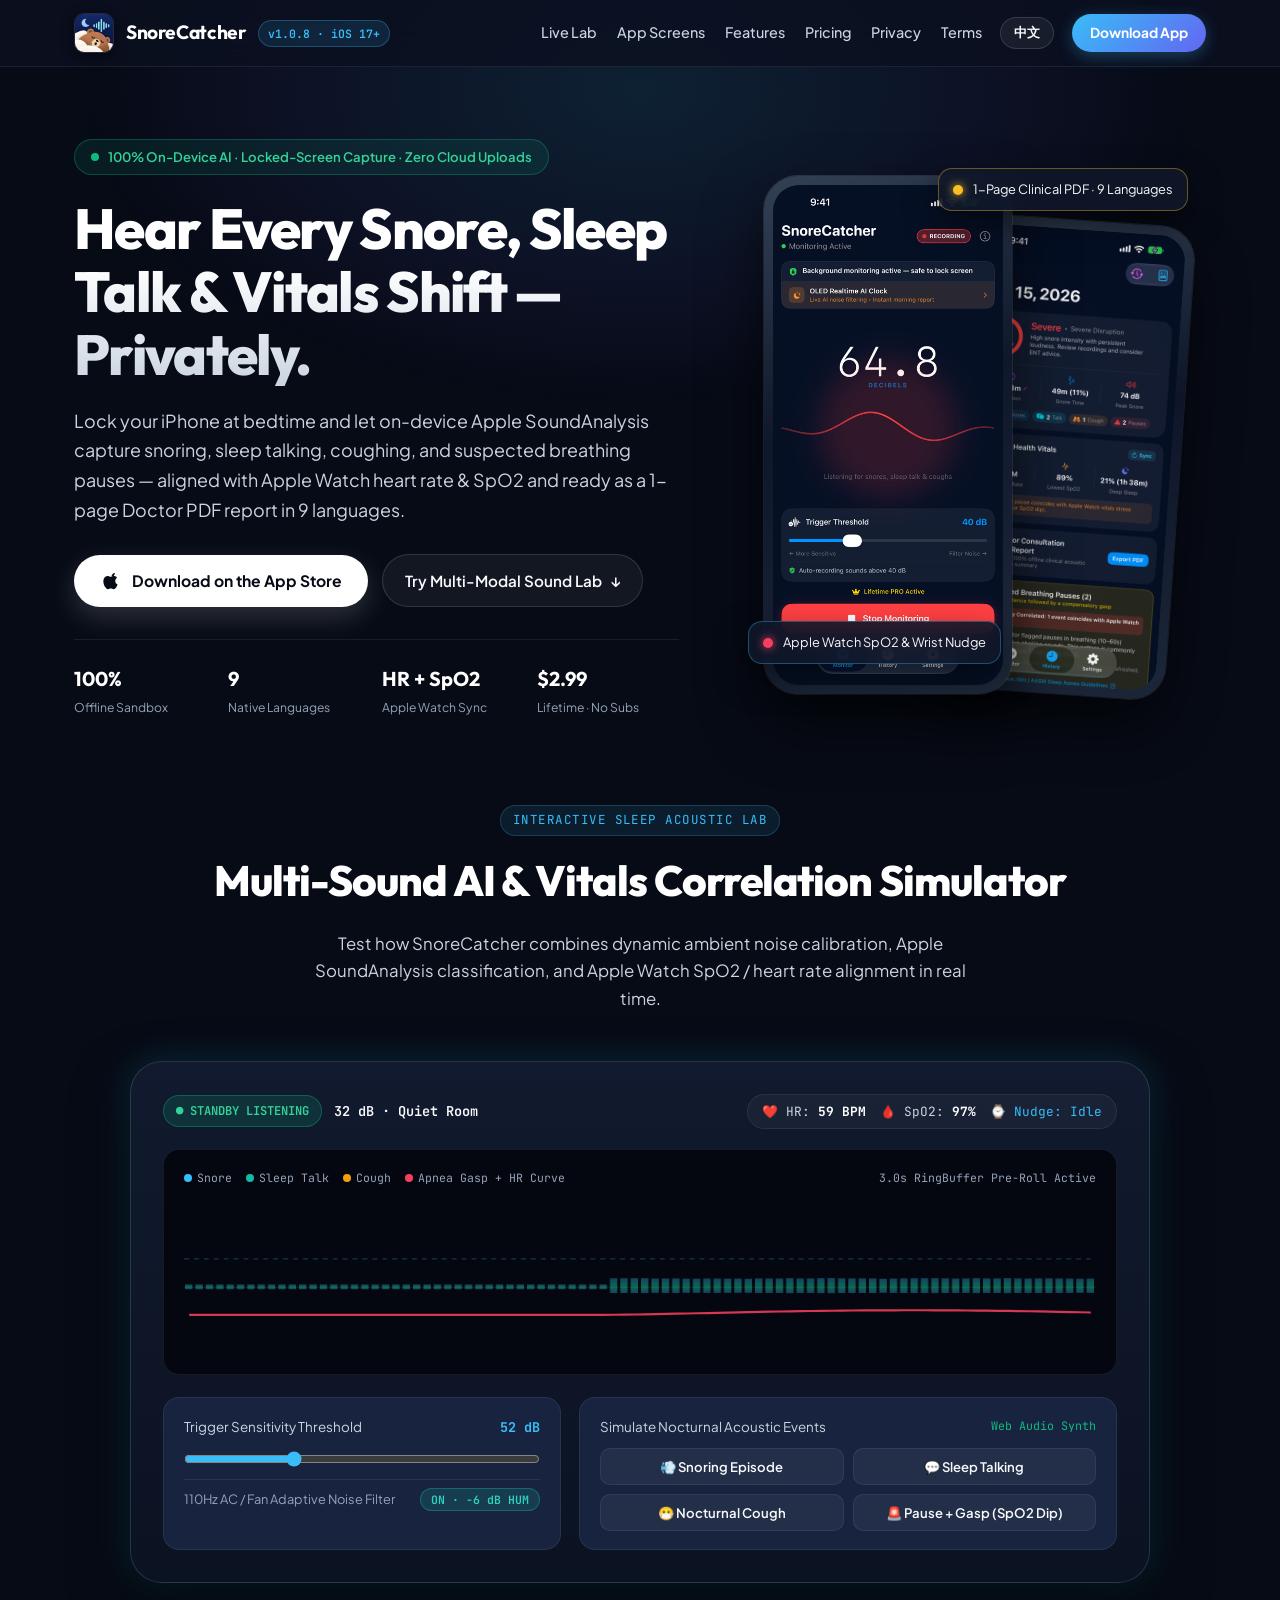
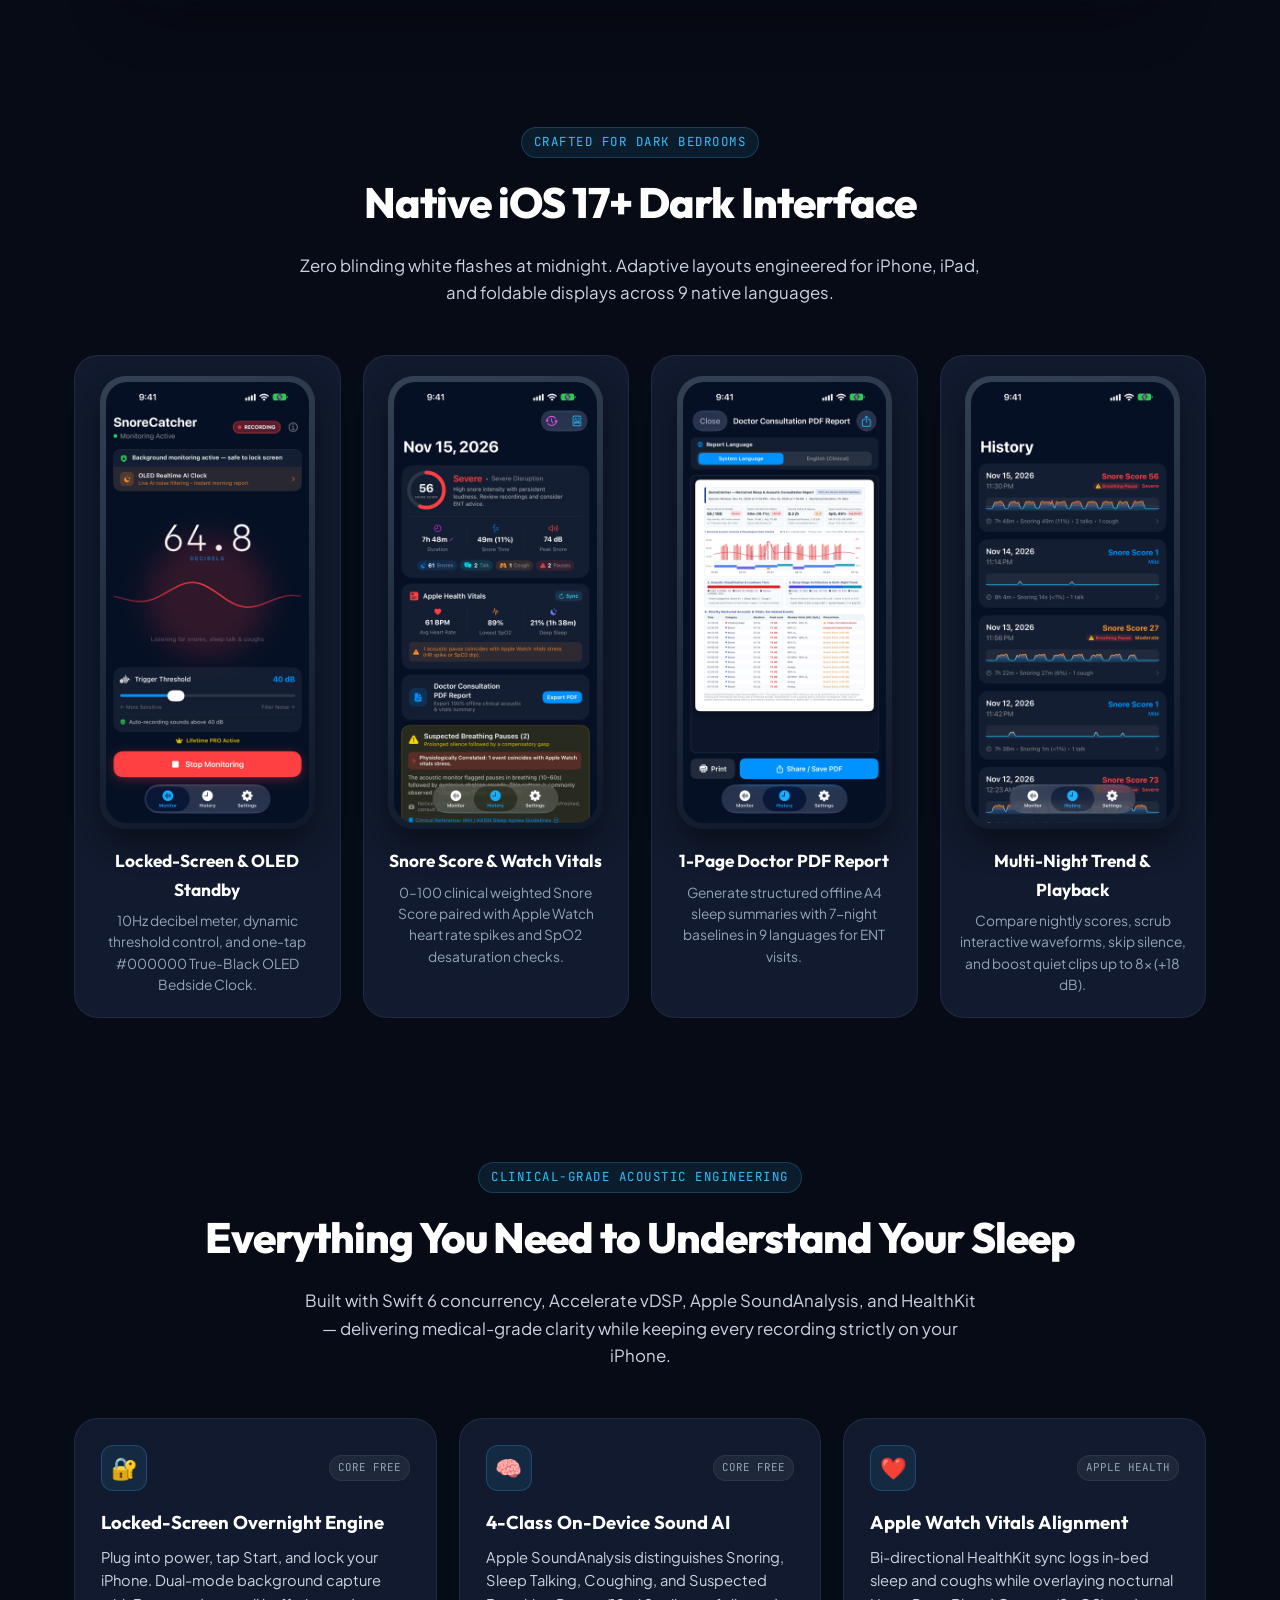
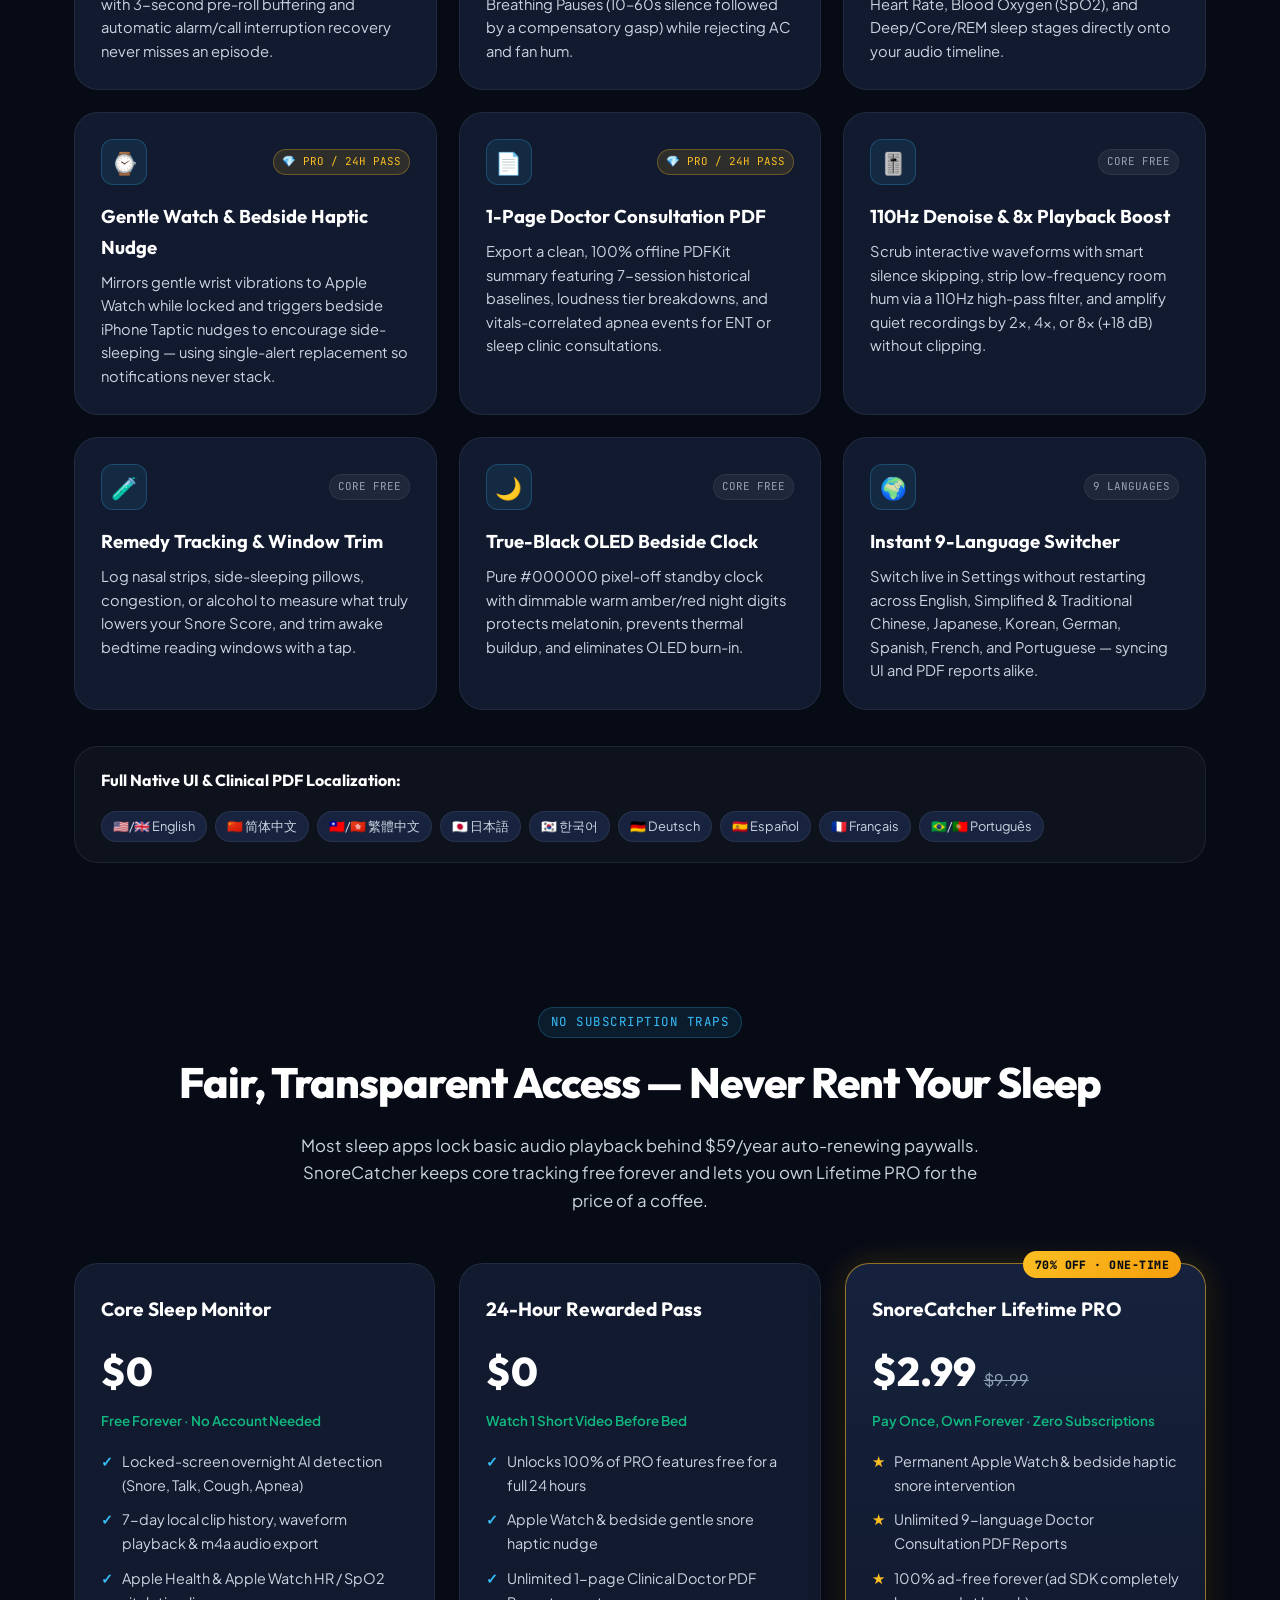
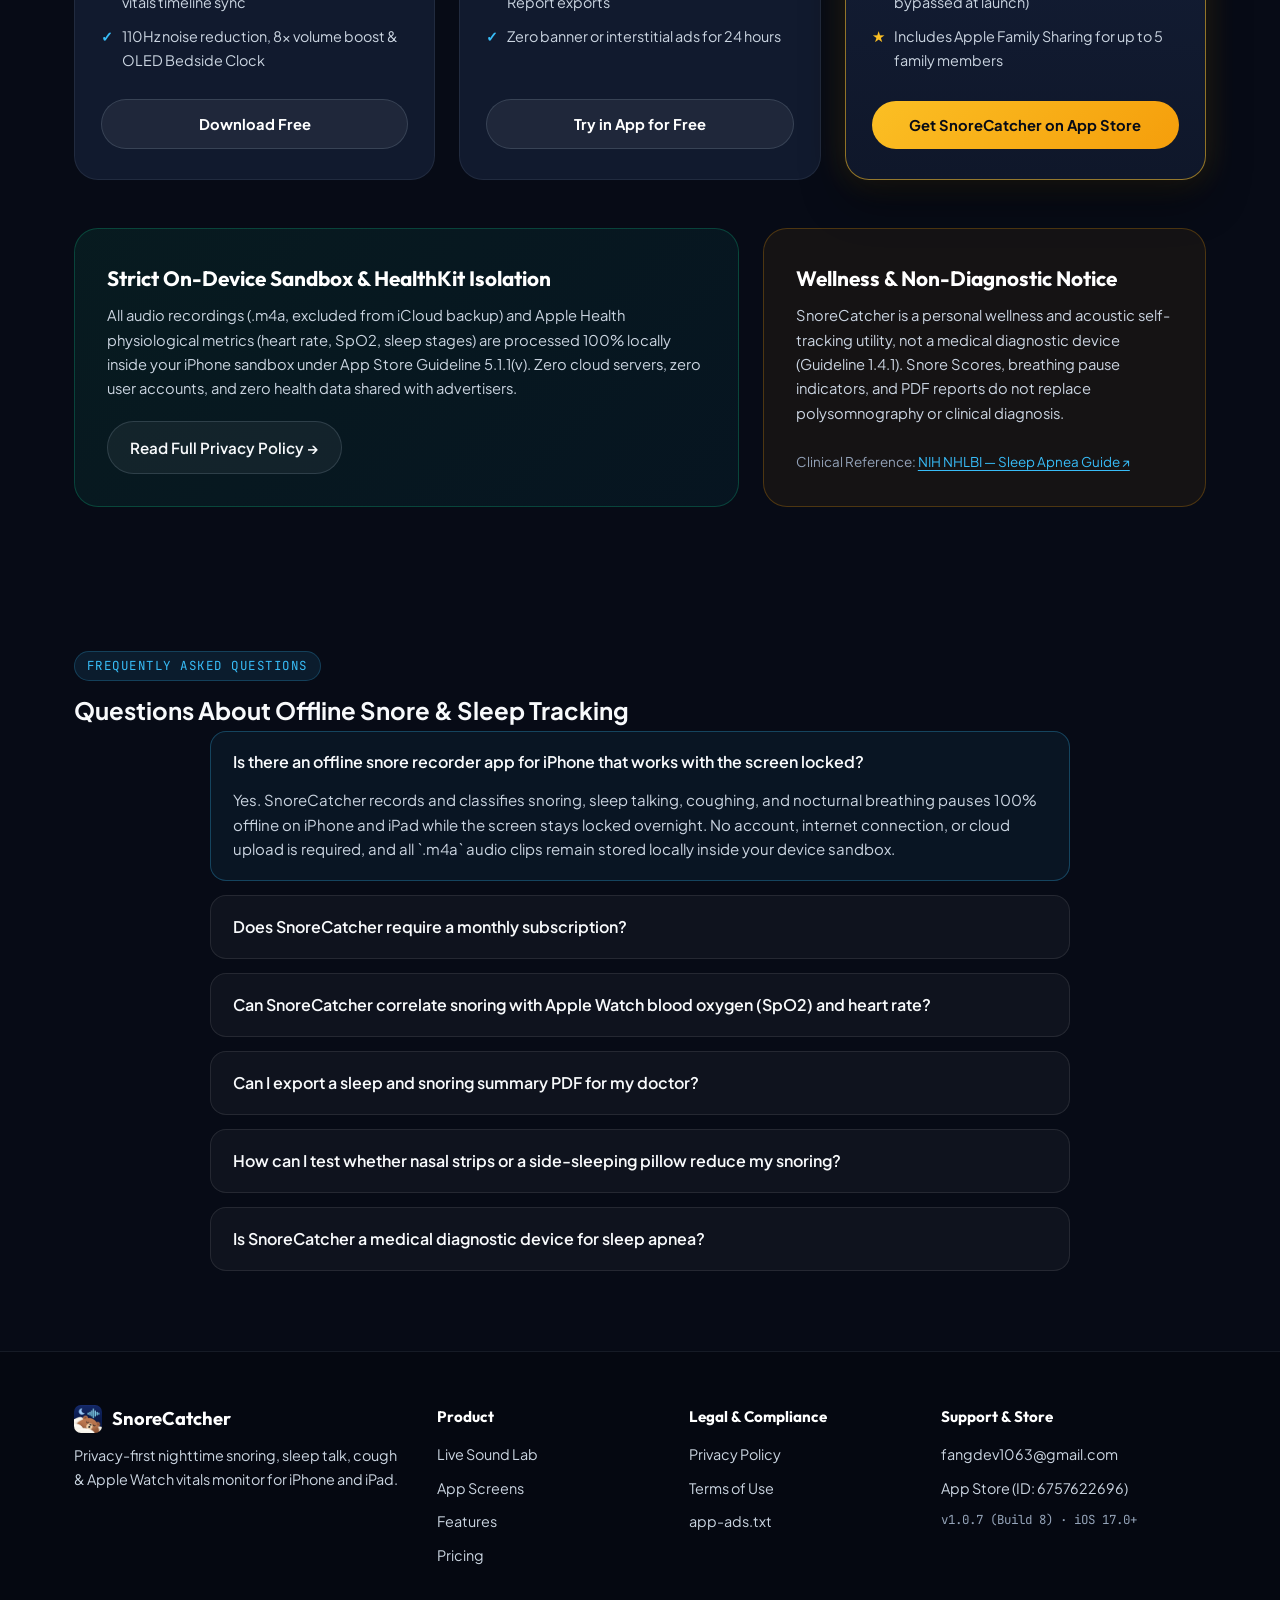
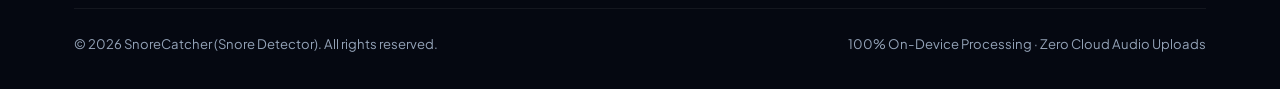
<file: index.html>
<!DOCTYPE html>
<html lang="en">
<head>
  <meta charset="UTF-8">
  <meta name="viewport" content="width=device-width, initial-scale=1.0">
  <title>SnoreCatcher — Privacy-First Snore, Sleep Talk &amp; Apple Watch Vitals Monitor for iOS</title>
  <meta name="description" content="100% offline locked-screen snore, sleep talk, cough &amp; breathing pause recorder for iPhone, iPad &amp; Apple Watch. Correlate nocturnal SpO2 &amp; heart rate, export 1-page Doctor PDF reports in 9 languages, and own PRO forever with zero subscriptions.">
  <meta property="og:title" content="SnoreCatcher (Snore Detector) — 100% Offline Sleep &amp; Snore Monitor">
  <meta property="og:description" content="Locked-screen overnight acoustic AI, Apple Watch SpO2 &amp; heart rate alignment, wrist haptic nudge, and 1-page clinical PDF reports in 9 languages. No subscriptions.">
  <meta property="og:image" content="https://snorecatcher.netlify.app/assets/app_icon.png">
  <meta property="og:url" content="https://snorecatcher.netlify.app/">
  <meta property="og:type" content="website">
  <meta name="twitter:card" content="summary_large_image">
  <meta name="twitter:title" content="SnoreCatcher — Privacy-First Night Snoring &amp; Vitals Monitor">
  <meta name="twitter:description" content="100% on-device SoundAnalysis ML, Apple Watch SpO2 &amp; HR correlation, and 1-page Doctor PDF reports. Zero cloud uploads.">
  <meta name="twitter:image" content="https://snorecatcher.netlify.app/assets/app_icon.png">
  <meta name="apple-itunes-app" content="app-id=6757622696">
  <link rel="icon" type="image/png" href="assets/app_icon.png">
  <link rel="apple-touch-icon" href="assets/app_icon.png">
  <link rel="stylesheet" href="index.css">
  <script type="application/ld+json">
  {
    "@context": "https://schema.org",
    "@graph": [
      {
        "@type": "MobileApplication",
        "name": "Snore Detector: Sleep Recorder",
        "description": "Snore Detector (SnoreCatcher) is an iPhone and iPad sleep recorder app that detects snoring, sleep talking, coughing, and nocturnal breathing pauses 100% offline — with Apple Watch vitals correlation, Siri Shortcuts, and a one-time Lifetime PRO option instead of monthly subscriptions.",
        "operatingSystem": "iOS",
        "applicationCategory": "HealthApplication",
        "inLanguage": "en-US",
        "offers": {
          "@type": "Offer",
          "price": "0",
          "priceCurrency": "USD"
        },
        "softwareVersion": "1.0.8",
        "downloadUrl": "https://apps.apple.com/app/id6757622696",
        "installUrl": "https://apps.apple.com/app/id6757622696",
        "url": "https://snorecatcher.netlify.app/",
        "image": "https://snorecatcher.netlify.app/assets/app_icon.png"
      },
      {
        "@type": "FAQPage",
        "mainEntity": [
          {
            "@type": "Question",
            "name": "Is there an offline snore recorder app for iPhone that works with the screen locked?",
            "acceptedAnswer": {
              "@type": "Answer",
              "text": "Yes. SnoreCatcher records and classifies snoring, sleep talking, coughing, and nocturnal breathing pauses 100% offline on iPhone and iPad while the screen stays locked overnight. No account, internet connection, or cloud upload is required, and all `.m4a` audio clips remain stored locally inside your device sandbox."
            }
          },
          {
            "@type": "Question",
            "name": "Does SnoreCatcher require a monthly subscription?",
            "acceptedAnswer": {
              "@type": "Answer",
              "text": "No. Core overnight snore recording, waveform playback, and pre-sleep remedy logging are free. You can unlock a 24-hour Pro pass for free by watching one short video, or unlock Lifetime PRO forever for a one-time $2.99 purchase with Apple Family Sharing for up to 5 family members."
            }
          },
          {
            "@type": "Question",
            "name": "Can SnoreCatcher correlate snoring with Apple Watch blood oxygen (SpO2) and heart rate?",
            "acceptedAnswer": {
              "@type": "Answer",
              "text": "Yes. Through Apple Health integration on device, SnoreCatcher overlays nocturnal Apple Watch heart rate spikes, blood oxygen (SpO2) desaturations, respiratory rate, and REM or Deep sleep stages onto your acoustic timeline, and supports gentle Apple Watch wrist haptic nudges when snoring is detected."
            }
          },
          {
            "@type": "Question",
            "name": "Can I export a sleep and snoring summary PDF for my doctor?",
            "acceptedAnswer": {
              "@type": "Answer",
              "text": "SnoreCatcher generates a structured 1-page Doctor Consultation PDF Report directly on your device in 9 languages (English, Simplified and Traditional Chinese, Japanese, Korean, German, French, Spanish, and Portuguese), summarizing your Snore Score, 7-night baseline, logged remedies, and Apple Watch vitals."
            }
          },
          {
            "@type": "Question",
            "name": "How can I test whether nasal strips or a side-sleeping pillow reduce my snoring?",
            "acceptedAnswer": {
              "@type": "Answer",
              "text": "You can tag each night with 12 built-in remedies and triggers such as Nasal Strips, Side Pillow, Mouthpiece, Congestion, or Alcohol. SnoreCatcher compares tagged nights against untagged baseline nights to calculate percentage changes in Snore Score and peak decibels over 7-day, 30-day, and all-time trends."
            }
          },
          {
            "@type": "Question",
            "name": "Is SnoreCatcher a medical diagnostic device for sleep apnea?",
            "acceptedAnswer": {
              "@type": "Answer",
              "text": "No. SnoreCatcher is an informational wellness and acoustic self-tracking utility, not a medical device, and does not diagnose obstructive sleep apnea or any medical condition. Acoustic breathing-pause flags and PDF summaries are for personal reference only; always consult a licensed physician for clinical evaluation."
            }
          }
        ]
      }
    ]
  }
  </script>
</head>
<body>
  <!-- Sticky Glassmorphic Header -->
  <header>
    <div class="container nav-container">
      <a href="index.html" class="brand-badge">
        <img src="assets/app_icon.png" alt="SnoreCatcher App Icon">
        <span class="brand-name">SnoreCatcher</span>
        <span class="version-pill">v1.0.8 · iOS 17+</span>
      </a>
      <div class="nav-right">
        <ul class="nav-links">
          <li><a href="#simulator" data-i18n="navDemo">Live Lab</a></li>
          <li><a href="#showcase" data-i18n="navShowcase">App Screens</a></li>
          <li><a href="#features" data-i18n="navFeatures">Features</a></li>
          <li><a href="#pricing" data-i18n="navPricing">Pricing</a></li>
          <li><a href="privacy.html" data-i18n="navPrivacy">Privacy</a></li>
          <li><a href="terms.html" data-i18n="navTerms">Terms</a></li>
        </ul>
        <button id="langToggle" class="lang-btn" aria-label="Switch Language">中文</button>
        <a href="https://apps.apple.com/app/id6757622696" target="_blank" rel="noopener" class="cta-nav" data-i18n="ctaGetApp">Download App</a>
      </div>
    </div>
  </header>

  <main>
    <!-- Split Hero Section -->
    <section class="hero">
      <div class="container hero-grid">
        <div class="hero-copy">
          <div class="hero-pill">
            <span class="pulse-dot"></span>
            <span data-i18n="heroBadge">100% On-Device AI · Locked-Screen Capture · Zero Cloud Uploads</span>
          </div>
          <h1 class="hero-title" data-i18n="heroTitle">Hear Every Snore, Sleep Talk &amp; Vitals Shift — Privately.</h1>
          <p class="hero-subtitle" data-i18n="heroSubtitle">
            Lock your iPhone at bedtime and let on-device Apple SoundAnalysis capture snoring, sleep talking, coughing, and suspected breathing pauses — aligned with Apple Watch heart rate &amp; SpO2 and ready as a 1-page Doctor PDF report in 9 languages.
          </p>
          <div class="hero-actions">
            <a href="https://apps.apple.com/app/id6757622696" target="_blank" rel="noopener" class="btn-appstore">
              <svg viewBox="0 0 24 24" fill="currentColor" aria-hidden="true">
                <path d="M18.71 19.5c-.83 1.24-1.71 2.45-3.05 2.47-1.34.03-1.77-.79-3.29-.79-1.53 0-2 .77-3.27.82-1.31.05-2.3-1.32-3.14-2.53C4.25 17 2.94 12.45 4.7 9.39c.87-1.52 2.43-2.48 4.12-2.51 1.28-.02 2.5.87 3.29.87.78 0 2.26-1.07 3.81-.91.65.03 2.47.26 3.64 1.98-.09.06-2.17 1.28-2.15 3.81.03 3.02 2.65 4.03 2.68 4.04-.03.07-.42 1.44-1.38 2.83M15.97 6.37c.61-.75 1.04-1.8 0.92-2.87-.93.04-2.02.63-2.67 1.38-.56.65-1.07 1.71-.93 2.74 1.05.08 2.08-.54 2.68-1.25z"/>
              </svg>
              <span data-i18n="heroDownload">Download on the App Store</span>
            </a>
            <a href="#simulator" class="btn-secondary">
              <span data-i18n="heroExploreDemo">Try Multi-Modal Sound Lab</span> &darr;
            </a>
          </div>

          <div class="hero-metrics">
            <div class="metric-item">
              <span class="metric-val">100%</span>
              <span class="metric-lbl" data-i18n="metric1Lbl">Offline Sandbox</span>
            </div>
            <div class="metric-item">
              <span class="metric-val">9</span>
              <span class="metric-lbl" data-i18n="metric2Lbl">Native Languages</span>
            </div>
            <div class="metric-item">
              <span class="metric-val">HR + SpO2</span>
              <span class="metric-lbl" data-i18n="metric3Lbl">Apple Watch Sync</span>
            </div>
            <div class="metric-item">
              <span class="metric-val">$2.99</span>
              <span class="metric-lbl" data-i18n="metric4Lbl">Lifetime · No Subs</span>
            </div>
          </div>
        </div>

        <div class="hero-visual">
          <div class="hero-glow-orb"></div>
          <div class="phone-stage">
            <div class="floating-chip chip-pdf">
              <span class="chip-dot gold"></span>
              <span data-i18n="chipPdf">1-Page Clinical PDF · 9 Languages</span>
            </div>
            <div class="phone-mockup phone-primary">
              <img id="heroPhone1" src="assets/screen_monitor.png" alt="SnoreCatcher Active Overnight Monitoring Screen">
            </div>
            <div class="phone-mockup phone-secondary">
              <img id="heroPhone2" src="assets/screen_vitals.png" alt="SnoreCatcher Snore Score and Apple Watch Vitals Screen">
            </div>
            <div class="floating-chip chip-watch">
              <span class="chip-dot"></span>
              <span data-i18n="chipWatch">Apple Watch SpO2 &amp; Wrist Nudge</span>
            </div>
          </div>
        </div>
      </div>
    </section>

    <!-- Interactive Multi-Modal Acoustic & Vitals Lab -->
    <section id="simulator" class="lab-section">
      <div class="container">
        <div class="section-heading">
          <span class="section-tag" data-i18n="labTag">INTERACTIVE SLEEP ACOUSTIC LAB</span>
          <h2 class="section-title" data-i18n="labTitle">Multi-Sound AI &amp; Vitals Correlation Simulator</h2>
          <p class="section-desc" data-i18n="labDesc">
            Test how SnoreCatcher combines dynamic ambient noise calibration, Apple SoundAnalysis classification, and Apple Watch SpO2 / heart rate alignment in real time.
          </p>
        </div>

        <div class="interactive-simulator">
          <div class="sim-header">
            <div class="sim-status">
              <span class="status-badge" id="simStatusText">● STANDBY LISTENING</span>
              <span style="font-family: var(--font-mono); font-size: 0.85rem; color: var(--text-primary); font-weight: 600;" id="dBDisplay">33 dB · Quiet Room</span>
            </div>
            <div class="vitals-readout">
              <span>❤️ HR: <strong id="hrDisplay">58 BPM</strong></span>
              <span>🩸 SpO2: <strong id="spo2Display">97%</strong></span>
              <span id="nudgeDisplay" style="color: var(--accent-sky);">⌚ Nudge: Idle</span>
            </div>
          </div>

          <div class="waveform-canvas-wrapper">
            <div class="canvas-legend">
              <div class="legend-items">
                <span><i class="legend-dot" style="background: #38bdf8;"></i><span data-i18n="legSnore">Snore</span></span>
                <span><i class="legend-dot" style="background: #14b8a6;"></i><span data-i18n="legTalk">Sleep Talk</span></span>
                <span><i class="legend-dot" style="background: #f59e0b;"></i><span data-i18n="legCough">Cough</span></span>
                <span><i class="legend-dot" style="background: #f43f5e;"></i><span data-i18n="legApnea">Apnea Gasp + HR Curve</span></span>
              </div>
              <span data-i18n="legPreRoll">3.0s RingBuffer Pre-Roll Active</span>
            </div>
            <canvas id="waveformCanvas" width="920" height="165"></canvas>
          </div>

          <div class="sim-controls">
            <div class="control-card">
              <div class="control-label">
                <span data-i18n="labelThreshold">Trigger Sensitivity Threshold</span>
                <span id="thresholdVal" style="color: var(--accent-sky); font-family: var(--font-mono); font-weight: 700;">52 dB</span>
              </div>
              <input type="range" class="threshold-slider" id="thresholdSlider" min="40" max="80" value="52">
              <div class="noise-filter-row">
                <span data-i18n="labelNoiseFilter">110Hz AC / Fan Adaptive Noise Filter</span>
                <button type="button" id="noiseFilterBtn" class="toggle-pill">ON · -6 dB HUM</button>
              </div>
            </div>

            <div class="control-card">
              <div class="control-label">
                <span data-i18n="labelSimulator">Simulate Nocturnal Acoustic Events</span>
                <span style="font-family: var(--font-mono); font-size: 0.73rem; color: var(--accent-emerald);" data-i18n="webAudioReady">Web Audio Synth</span>
              </div>
              <div class="trigger-actions">
                <button type="button" class="sim-btn" id="btnSnore" data-i18n="btnTriggerSnore">💨 Snoring Episode</button>
                <button type="button" class="sim-btn" id="btnTalk" data-i18n="btnTriggerTalk">💬 Sleep Talking</button>
                <button type="button" class="sim-btn" id="btnCough" data-i18n="btnTriggerCough">😷 Nocturnal Cough</button>
                <button type="button" class="sim-btn apnea" id="btnApnea" data-i18n="btnTriggerApnea">🚨 Pause + Gasp (SpO2 Dip)</button>
              </div>
            </div>
          </div>
        </div>
      </div>
    </section>

    <!-- Native iOS Showcase -->
    <section id="showcase">
      <div class="container">
        <div class="section-heading">
          <span class="section-tag" data-i18n="showcaseTag">CRAFTED FOR DARK BEDROOMS</span>
          <h2 class="section-title" data-i18n="showcaseTitle">Native iOS 17+ Dark Interface</h2>
          <p class="section-desc" data-i18n="showcaseDesc">
            Zero blinding white flashes at midnight. Adaptive layouts engineered for iPhone, iPad, and foldable displays across 9 native languages.
          </p>
        </div>

        <div class="showcase-grid">
          <div class="showcase-card">
            <div class="showcase-frame">
              <img id="shotMonitor" src="assets/screen_monitor.png" alt="Real-time Decibel Gauge and OLED Bedside Clock Entry">
            </div>
            <h3 data-i18n="shot1Title">Locked-Screen &amp; OLED Standby</h3>
            <p data-i18n="shot1Desc">10Hz decibel meter, dynamic threshold control, and one-tap #000000 True-Black OLED Bedside Clock.</p>
          </div>

          <div class="showcase-card">
            <div class="showcase-frame">
              <img id="shotVitals" src="assets/screen_vitals.png" alt="Snore Score and Apple Health Vitals Correlation">
            </div>
            <h3 data-i18n="shot2Title">Snore Score &amp; Watch Vitals</h3>
            <p data-i18n="shot2Desc">0–100 clinical weighted Snore Score paired with Apple Watch heart rate spikes and SpO2 desaturation checks.</p>
          </div>

          <div class="showcase-card">
            <div class="showcase-frame">
              <img id="shotPdf" src="assets/screen_pdf.png" alt="1-Page Clinical Doctor Consultation PDF Report">
            </div>
            <h3 data-i18n="shot3Title">1-Page Doctor PDF Report</h3>
            <p data-i18n="shot3Desc">Generate structured offline A4 sleep summaries with 7-night baselines in 9 languages for ENT visits.</p>
          </div>

          <div class="showcase-card">
            <div class="showcase-frame">
              <img id="shotHistory" src="assets/screen_history.png" alt="7-Night Sleep History and Multi-Sound Event Breakdown">
            </div>
            <h3 data-i18n="shot4Title">Multi-Night Trend &amp; Playback</h3>
            <p data-i18n="shot4Desc">Compare nightly scores, scrub interactive waveforms, skip silence, and boost quiet clips up to 8x (+18 dB).</p>
          </div>
        </div>
      </div>
    </section>

    <!-- 9-Card Feature Architecture -->
    <section id="features">
      <div class="container">
        <div class="section-heading">
          <span class="section-tag" data-i18n="featuresTag">CLINICAL-GRADE ACOUSTIC ENGINEERING</span>
          <h2 class="section-title" data-i18n="featuresTitle">Everything You Need to Understand Your Sleep</h2>
          <p class="section-desc" data-i18n="featuresDesc">
            Built with Swift 6 concurrency, Accelerate vDSP, Apple SoundAnalysis, and HealthKit — delivering medical-grade clarity while keeping every recording strictly on your iPhone.
          </p>
        </div>

        <div class="features-grid">
          <div class="feature-card">
            <div class="feature-top">
              <div class="feature-icon-wrapper">🔐</div>
              <span class="feature-badge" data-i18n="badgeFree">CORE FREE</span>
            </div>
            <h3 data-i18n="feat1Title">Locked-Screen Overnight Engine</h3>
            <p data-i18n="feat1Desc">Plug into power, tap Start, and lock your iPhone. Dual-mode background capture with 3-second pre-roll buffering and automatic alarm/call interruption recovery never misses an episode.</p>
          </div>

          <div class="feature-card">
            <div class="feature-top">
              <div class="feature-icon-wrapper">🧠</div>
              <span class="feature-badge" data-i18n="badgeFree">CORE FREE</span>
            </div>
            <h3 data-i18n="feat2Title">4-Class On-Device Sound AI</h3>
            <p data-i18n="feat2Desc">Apple SoundAnalysis distinguishes Snoring, Sleep Talking, Coughing, and Suspected Breathing Pauses (10–60s silence followed by a compensatory gasp) while rejecting AC and fan hum.</p>
          </div>

          <div class="feature-card">
            <div class="feature-top">
              <div class="feature-icon-wrapper">❤️</div>
              <span class="feature-badge" data-i18n="badgeFree">APPLE HEALTH</span>
            </div>
            <h3 data-i18n="feat3Title">Apple Watch Vitals Alignment</h3>
            <p data-i18n="feat3Desc">Bi-directional HealthKit sync logs in-bed sleep and coughs while overlaying nocturnal Heart Rate, Blood Oxygen (SpO2), and Deep/Core/REM sleep stages directly onto your audio timeline.</p>
          </div>

          <div class="feature-card">
            <div class="feature-top">
              <div class="feature-icon-wrapper">⌚</div>
              <span class="feature-badge pro">💎 PRO / 24H PASS</span>
            </div>
            <h3 data-i18n="feat4Title">Gentle Watch &amp; Bedside Haptic Nudge</h3>
            <p data-i18n="feat4Desc">Mirrors gentle wrist vibrations to Apple Watch while locked and triggers bedside iPhone Taptic nudges to encourage side-sleeping — using single-alert replacement so notifications never stack.</p>
          </div>

          <div class="feature-card">
            <div class="feature-top">
              <div class="feature-icon-wrapper">📄</div>
              <span class="feature-badge pro">💎 PRO / 24H PASS</span>
            </div>
            <h3 data-i18n="feat5Title">1-Page Doctor Consultation PDF</h3>
            <p data-i18n="feat5Desc">Export a clean, 100% offline PDFKit summary featuring 7-session historical baselines, loudness tier breakdowns, and vitals-correlated apnea events for ENT or sleep clinic consultations.</p>
          </div>

          <div class="feature-card">
            <div class="feature-top">
              <div class="feature-icon-wrapper">🎚️</div>
              <span class="feature-badge" data-i18n="badgeFree">CORE FREE</span>
            </div>
            <h3 data-i18n="feat6Title">110Hz Denoise &amp; 8x Playback Boost</h3>
            <p data-i18n="feat6Desc">Scrub interactive waveforms with smart silence skipping, strip low-frequency room hum via a 110Hz high-pass filter, and amplify quiet recordings by 2x, 4x, or 8x (+18 dB) without clipping.</p>
          </div>

          <div class="feature-card">
            <div class="feature-top">
              <div class="feature-icon-wrapper">🧪</div>
              <span class="feature-badge" data-i18n="badgeFree">CORE FREE</span>
            </div>
            <h3 data-i18n="feat7Title">Remedy Tracking &amp; Window Trim</h3>
            <p data-i18n="feat7Desc">Log nasal strips, side-sleeping pillows, congestion, or alcohol to measure what truly lowers your Snore Score, and trim awake bedtime reading windows with a tap.</p>
          </div>

          <div class="feature-card">
            <div class="feature-top">
              <div class="feature-icon-wrapper">🌙</div>
              <span class="feature-badge" data-i18n="badgeFree">CORE FREE</span>
            </div>
            <h3 data-i18n="feat8Title">True-Black OLED Bedside Clock</h3>
            <p data-i18n="feat8Desc">Pure #000000 pixel-off standby clock with dimmable warm amber/red night digits protects melatonin, prevents thermal buildup, and eliminates OLED burn-in.</p>
          </div>

          <div class="feature-card">
            <div class="feature-top">
              <div class="feature-icon-wrapper">🌍</div>
              <span class="feature-badge" data-i18n="badgeFree">9 LANGUAGES</span>
            </div>
            <h3 data-i18n="feat9Title">Instant 9-Language Switcher</h3>
            <p data-i18n="feat9Desc">Switch live in Settings without restarting across English, Simplified &amp; Traditional Chinese, Japanese, Korean, German, Spanish, French, and Portuguese — syncing UI and PDF reports alike.</p>
          </div>
        </div>

        <div class="languages-strip">
          <div>
            <strong style="color: #fff; font-family: var(--font-display);" data-i18n="langStripTitle">Full Native UI &amp; Clinical PDF Localization:</strong>
          </div>
          <div class="lang-tags">
            <span class="lang-chip">🇺🇸/🇬🇧 English</span>
            <span class="lang-chip">🇨🇳 简体中文</span>
            <span class="lang-chip">🇹🇼/🇭🇰 繁體中文</span>
            <span class="lang-chip">🇯🇵 日本語</span>
            <span class="lang-chip">🇰🇷 한국어</span>
            <span class="lang-chip">🇩🇪 Deutsch</span>
            <span class="lang-chip">🇪🇸 Español</span>
            <span class="lang-chip">🇫🇷 Français</span>
            <span class="lang-chip">🇧🇷/🇵🇹 Português</span>
          </div>
        </div>
      </div>
    </section>

    <!-- Transparent Anti-Subscription Pricing -->
    <section id="pricing">
      <div class="container">
        <div class="section-heading">
          <span class="section-tag" data-i18n="pricingTag">NO SUBSCRIPTION TRAPS</span>
          <h2 class="section-title" data-i18n="pricingTitle">Fair, Transparent Access — Never Rent Your Sleep</h2>
          <p class="section-desc" data-i18n="pricingDesc">
            Most sleep apps lock basic audio playback behind $59/year auto-renewing paywalls. SnoreCatcher keeps core tracking free forever and lets you own Lifetime PRO for the price of a coffee.
          </p>
        </div>

        <div class="pricing-grid">
          <!-- Tier 1: Free -->
          <div class="pricing-card">
            <div>
              <div class="tier-name" data-i18n="tier1Name">Core Sleep Monitor</div>
              <div class="tier-price-row">
                <span class="tier-price">$0</span>
              </div>
              <span class="tier-period" data-i18n="tier1Period">Free Forever · No Account Needed</span>
              <ul class="tier-list">
                <li><span class="tier-check">✓</span><span data-i18n="t1Item1">Locked-screen overnight AI detection (Snore, Talk, Cough, Apnea)</span></li>
                <li><span class="tier-check">✓</span><span data-i18n="t1Item2">7-day local clip history, waveform playback &amp; m4a audio export</span></li>
                <li><span class="tier-check">✓</span><span data-i18n="t1Item3">Apple Health &amp; Apple Watch HR / SpO2 vitals timeline sync</span></li>
                <li><span class="tier-check">✓</span><span data-i18n="t1Item4">110Hz noise reduction, 8x volume boost &amp; OLED Bedside Clock</span></li>
              </ul>
            </div>
            <a href="https://apps.apple.com/app/id6757622696" target="_blank" rel="noopener" class="btn-tier" data-i18n="tier1Btn">Download Free</a>
          </div>

          <!-- Tier 2: 24h Rewarded Pass -->
          <div class="pricing-card">
            <div>
              <div class="tier-name" data-i18n="tier2Name">24-Hour Rewarded Pass</div>
              <div class="tier-price-row">
                <span class="tier-price">$0</span>
              </div>
              <span class="tier-period" data-i18n="tier2Period">Watch 1 Short Video Before Bed</span>
              <ul class="tier-list">
                <li><span class="tier-check">✓</span><span data-i18n="t2Item1">Unlocks 100% of PRO features free for a full 24 hours</span></li>
                <li><span class="tier-check">✓</span><span data-i18n="t2Item2">Apple Watch &amp; bedside gentle snore haptic nudge</span></li>
                <li><span class="tier-check">✓</span><span data-i18n="t2Item3">Unlimited 1-page Clinical Doctor PDF Report exports</span></li>
                <li><span class="tier-check">✓</span><span data-i18n="t2Item4">Zero banner or interstitial ads for 24 hours</span></li>
              </ul>
            </div>
            <a href="https://apps.apple.com/app/id6757622696" target="_blank" rel="noopener" class="btn-tier" data-i18n="tier2Btn">Try in App for Free</a>
          </div>

          <!-- Tier 3: Lifetime PRO -->
          <div class="pricing-card featured">
            <span class="popular-ribbon" data-i18n="tier3Ribbon">70% OFF · ONE-TIME</span>
            <div>
              <div class="tier-name" data-i18n="tier3Name">SnoreCatcher Lifetime PRO</div>
              <div class="tier-price-row">
                <span class="tier-price">$2.99</span>
                <span class="tier-strike">$9.99</span>
              </div>
              <span class="tier-period" data-i18n="tier3Period">Pay Once, Own Forever · Zero Subscriptions</span>
              <ul class="tier-list">
                <li><span class="tier-check">★</span><span data-i18n="t3Item1">Permanent Apple Watch &amp; bedside haptic snore intervention</span></li>
                <li><span class="tier-check">★</span><span data-i18n="t3Item2">Unlimited 9-language Doctor Consultation PDF Reports</span></li>
                <li><span class="tier-check">★</span><span data-i18n="t3Item3">100% ad-free forever (ad SDK completely bypassed at launch)</span></li>
                <li><span class="tier-check">★</span><span data-i18n="t3Item4">Includes Apple Family Sharing for up to 5 family members</span></li>
              </ul>
            </div>
            <a href="https://apps.apple.com/app/id6757622696" target="_blank" rel="noopener" class="btn-tier" data-i18n="tier3Btn">Get SnoreCatcher on App Store</a>
          </div>
        </div>

        <!-- Privacy & Medical Compliance Banners -->
        <div class="compliance-grid" style="margin-top: 48px;">
          <div class="privacy-banner">
            <div>
              <h3 data-i18n="privBannerTitle">Strict On-Device Sandbox &amp; HealthKit Isolation</h3>
              <p data-i18n="privBannerDesc">
                All audio recordings (.m4a, excluded from iCloud backup) and Apple Health physiological metrics (heart rate, SpO2, sleep stages) are processed 100% locally inside your iPhone sandbox under App Store Guideline 5.1.1(v). Zero cloud servers, zero user accounts, and zero health data shared with advertisers.
              </p>
            </div>
            <div>
              <a href="privacy.html" class="btn-secondary" data-i18n="privBannerBtn">Read Full Privacy Policy &rarr;</a>
            </div>
          </div>

          <div class="medical-banner">
            <div>
              <h3 data-i18n="medBannerTitle">Wellness &amp; Non-Diagnostic Notice</h3>
              <p data-i18n="medBannerDesc">
                SnoreCatcher is a personal wellness and acoustic self-tracking utility, not a medical diagnostic device (Guideline 1.4.1). Snore Scores, breathing pause indicators, and PDF reports do not replace polysomnography or clinical diagnosis.
              </p>
            </div>
            <div style="font-size: 0.84rem; color: var(--text-muted);">
              <span data-i18n="medRefPrefix">Clinical Reference:</span>
              <a href="https://www.nhlbi.nih.gov/health/sleep-apnea" target="_blank" rel="noopener" class="inline-link">NIH NHLBI — Sleep Apnea Guide &nearr;</a>
            </div>
          </div>
        </div>
      </div>
    </section>

    <!-- Citable FAQ Section (Aligned with FAQPage JSON-LD) -->
    <section id="faq" class="faq-section">
      <div class="container">
        <div class="section-header">
          <span class="section-tag">FREQUENTLY ASKED QUESTIONS</span>
          <h2>Questions About Offline Snore &amp; Sleep Tracking</h2>
        </div>
        <div class="faq-grid">
          <details class="faq-item" open>
            <summary>Is there an offline snore recorder app for iPhone that works with the screen locked?</summary>
            <p>Yes. SnoreCatcher records and classifies snoring, sleep talking, coughing, and nocturnal breathing pauses 100% offline on iPhone and iPad while the screen stays locked overnight. No account, internet connection, or cloud upload is required, and all `.m4a` audio clips remain stored locally inside your device sandbox.</p>
          </details>
          <details class="faq-item">
            <summary>Does SnoreCatcher require a monthly subscription?</summary>
            <p>No. Core overnight snore recording, waveform playback, and pre-sleep remedy logging are free. You can unlock a 24-hour Pro pass for free by watching one short video, or unlock Lifetime PRO forever for a one-time $2.99 purchase with Apple Family Sharing for up to 5 family members.</p>
          </details>
          <details class="faq-item">
            <summary>Can SnoreCatcher correlate snoring with Apple Watch blood oxygen (SpO2) and heart rate?</summary>
            <p>Yes. Through Apple Health integration on device, SnoreCatcher overlays nocturnal Apple Watch heart rate spikes, blood oxygen (SpO2) desaturations, respiratory rate, and REM or Deep sleep stages onto your acoustic timeline, and supports gentle Apple Watch wrist haptic nudges when snoring is detected.</p>
          </details>
          <details class="faq-item">
            <summary>Can I export a sleep and snoring summary PDF for my doctor?</summary>
            <p>SnoreCatcher generates a structured 1-page Doctor Consultation PDF Report directly on your device in 9 languages (English, Simplified and Traditional Chinese, Japanese, Korean, German, French, Spanish, and Portuguese), summarizing your Snore Score, 7-night baseline, logged remedies, and Apple Watch vitals.</p>
          </details>
          <details class="faq-item">
            <summary>How can I test whether nasal strips or a side-sleeping pillow reduce my snoring?</summary>
            <p>You can tag each night with 12 built-in remedies and triggers such as Nasal Strips, Side Pillow, Mouthpiece, Congestion, or Alcohol. SnoreCatcher compares tagged nights against untagged baseline nights to calculate percentage changes in Snore Score and peak decibels over 7-day, 30-day, and all-time trends.</p>
          </details>
          <details class="faq-item">
            <summary>Is SnoreCatcher a medical diagnostic device for sleep apnea?</summary>
            <p>No. SnoreCatcher is an informational wellness and acoustic self-tracking utility, not a medical device, and does not diagnose obstructive sleep apnea or any medical condition. Acoustic breathing-pause flags and PDF summaries are for personal reference only; always consult a licensed physician for clinical evaluation.</p>
          </details>
        </div>
      </div>
    </section>
  </main>

  <!-- Footer -->
  <footer>
    <div class="container">
      <div class="footer-grid">
        <div class="footer-brand">
          <h4>
            <img src="assets/app_icon.png" alt="SnoreCatcher Icon">
            <span>SnoreCatcher</span>
          </h4>
          <p data-i18n="footerTagline">
            Privacy-first nighttime snoring, sleep talk, cough &amp; Apple Watch vitals monitor for iPhone and iPad.
          </p>
        </div>

        <div class="footer-links-col">
          <h5 data-i18n="footerProduct">Product</h5>
          <ul>
            <li><a href="#simulator" data-i18n="navDemo">Live Sound Lab</a></li>
            <li><a href="#showcase" data-i18n="navShowcase">App Screens</a></li>
            <li><a href="#features" data-i18n="navFeatures">Features</a></li>
            <li><a href="#pricing" data-i18n="navPricing">Pricing</a></li>
          </ul>
        </div>

        <div class="footer-links-col">
          <h5 data-i18n="footerLegal">Legal &amp; Compliance</h5>
          <ul>
            <li><a href="privacy.html" data-i18n="navPrivacy">Privacy Policy</a></li>
            <li><a href="terms.html" data-i18n="navTerms">Terms of Use</a></li>
            <li><a href="app-ads.txt">app-ads.txt</a></li>
          </ul>
        </div>

        <div class="footer-links-col">
          <h5 data-i18n="footerSupport">Support &amp; Store</h5>
          <ul>
            <li><a href="mailto:fangdev1063@gmail.com">fangdev1063@gmail.com</a></li>
            <li><a href="https://apps.apple.com/app/id6757622696" target="_blank" rel="noopener">App Store (ID: 6757622696)</a></li>
            <li style="color: var(--text-muted); font-family: var(--font-mono); font-size: 0.78rem;">v1.0.7 (Build 8) · iOS 17.0+</li>
          </ul>
        </div>
      </div>

      <div class="footer-bottom">
        <span>&copy; 2026 SnoreCatcher (Snore Detector). All rights reserved.</span>
        <span data-i18n="footerPrivacyNote">100% On-Device Processing · Zero Cloud Audio Uploads</span>
      </div>
    </div>
  </footer>

  <!-- Bilingual Switcher & Multi-Modal Acoustic/Vitals Simulator -->
  <script>
    const i18n = {
      en: {
        navDemo: "Live Lab",
        navShowcase: "App Screens",
        navFeatures: "Features",
        navPricing: "Pricing",
        navPrivacy: "Privacy",
        navTerms: "Terms",
        ctaGetApp: "Download App",
        heroBadge: "100% On-Device AI · Locked-Screen Capture · Zero Cloud Uploads",
        heroTitle: "Hear Every Snore, Sleep Talk & Vitals Shift — Privately.",
        heroSubtitle: "Lock your iPhone at bedtime and let on-device Apple SoundAnalysis capture snoring, sleep talking, coughing, and suspected breathing pauses — aligned with Apple Watch heart rate & SpO2 and ready as a 1-page Doctor PDF report in 9 languages.",
        heroDownload: "Download on the App Store",
        heroExploreDemo: "Try Multi-Modal Sound Lab",
        metric1Lbl: "Offline Sandbox",
        metric2Lbl: "Native Languages",
        metric3Lbl: "Apple Watch Sync",
        metric4Lbl: "Lifetime · No Subs",
        chipPdf: "1-Page Clinical PDF · 9 Languages",
        chipWatch: "Apple Watch SpO2 & Wrist Nudge",
        labTag: "INTERACTIVE SLEEP ACOUSTIC LAB",
        labTitle: "Multi-Sound AI & Vitals Correlation Simulator",
        labDesc: "Test how SnoreCatcher combines dynamic ambient noise calibration, Apple SoundAnalysis classification, and Apple Watch SpO2 / heart rate alignment in real time.",
        legSnore: "Snore",
        legTalk: "Sleep Talk",
        legCough: "Cough",
        legApnea: "Apnea Gasp + HR Curve",
        legPreRoll: "3.0s RingBuffer Pre-Roll Active",
        labelThreshold: "Trigger Sensitivity Threshold",
        labelNoiseFilter: "110Hz AC / Fan Adaptive Noise Filter",
        labelSimulator: "Simulate Nocturnal Acoustic Events",
        webAudioReady: "Web Audio Synth",
        btnTriggerSnore: "💨 Snoring Episode",
        btnTriggerTalk: "💬 Sleep Talking",
        btnTriggerCough: "😷 Nocturnal Cough",
        btnTriggerApnea: "🚨 Pause + Gasp (SpO2 Dip)",
        showcaseTag: "CRAFTED FOR DARK BEDROOMS",
        showcaseTitle: "Native iOS 17+ Dark Interface",
        showcaseDesc: "Zero blinding white flashes at midnight. Adaptive layouts engineered for iPhone, iPad, and foldable displays across 9 native languages.",
        shot1Title: "Locked-Screen & OLED Standby",
        shot1Desc: "10Hz decibel meter, dynamic threshold control, and one-tap #000000 True-Black OLED Bedside Clock.",
        shot2Title: "Snore Score & Watch Vitals",
        shot2Desc: "0–100 clinical weighted Snore Score paired with Apple Watch heart rate spikes and SpO2 desaturation checks.",
        shot3Title: "1-Page Doctor PDF Report",
        shot3Desc: "Generate structured offline A4 sleep summaries with 7-night baselines in 9 languages for ENT visits.",
        shot4Title: "Multi-Night Trend & Playback",
        shot4Desc: "Compare nightly scores, scrub interactive waveforms, skip silence, and boost quiet clips up to 8x (+18 dB).",
        featuresTag: "CLINICAL-GRADE ACOUSTIC ENGINEERING",
        featuresTitle: "Everything You Need to Understand Your Sleep",
        featuresDesc: "Built with Swift 6 concurrency, Accelerate vDSP, Apple SoundAnalysis, and HealthKit — delivering medical-grade clarity while keeping every recording strictly on your iPhone.",
        badgeFree: "CORE FREE",
        feat1Title: "Locked-Screen Overnight Engine",
        feat1Desc: "Plug into power, tap Start, and lock your iPhone. Dual-mode background capture with 3-second pre-roll buffering and automatic alarm/call interruption recovery never misses an episode.",
        feat2Title: "4-Class On-Device Sound AI",
        feat2Desc: "Apple SoundAnalysis distinguishes Snoring, Sleep Talking, Coughing, and Suspected Breathing Pauses (10–60s silence followed by a compensatory gasp) while rejecting AC and fan hum.",
        feat3Title: "Apple Watch Vitals Alignment",
        feat3Desc: "Bi-directional HealthKit sync logs in-bed sleep and coughs while overlaying nocturnal Heart Rate, Blood Oxygen (SpO2), and Deep/Core/REM sleep stages directly onto your audio timeline.",
        feat4Title: "Gentle Watch & Bedside Haptic Nudge",
        feat4Desc: "Mirrors gentle wrist vibrations to Apple Watch while locked and triggers bedside iPhone Taptic nudges to encourage side-sleeping — using single-alert replacement so notifications never stack.",
        feat5Title: "1-Page Doctor Consultation PDF",
        feat5Desc: "Export a clean, 100% offline PDFKit summary featuring 7-session historical baselines, loudness tier breakdowns, and vitals-correlated apnea events for ENT or sleep clinic consultations.",
        feat6Title: "110Hz Denoise & 8x Playback Boost",
        feat6Desc: "Scrub interactive waveforms with smart silence skipping, strip low-frequency room hum via a 110Hz high-pass filter, and amplify quiet recordings by 2x, 4x, or 8x (+18 dB) without clipping.",
        feat7Title: "Remedy Tracking & Window Trim",
        feat7Desc: "Log nasal strips, side-sleeping pillows, congestion, or alcohol to measure what truly lowers your Snore Score, and trim awake bedtime reading windows with a tap.",
        feat8Title: "True-Black OLED Bedside Clock",
        feat8Desc: "Pure #000000 pixel-off standby clock with dimmable warm amber/red night digits protects melatonin, prevents thermal buildup, and eliminates OLED burn-in.",
        feat9Title: "Instant 9-Language Switcher",
        feat9Desc: "Switch live in Settings without restarting across English, Simplified & Traditional Chinese, Japanese, Korean, German, Spanish, French, and Portuguese — syncing UI and PDF reports alike.",
        langStripTitle: "Full Native UI & Clinical PDF Localization:",
        pricingTag: "NO SUBSCRIPTION TRAPS",
        pricingTitle: "Fair, Transparent Access — Never Rent Your Sleep",
        pricingDesc: "Most sleep apps lock basic audio playback behind $59/year auto-renewing paywalls. SnoreCatcher keeps core tracking free forever and lets you own Lifetime PRO for the price of a coffee.",
        tier1Name: "Core Sleep Monitor",
        tier1Period: "Free Forever · No Account Needed",
        t1Item1: "Locked-screen overnight AI detection (Snore, Talk, Cough, Apnea)",
        t1Item2: "7-day local clip history, waveform playback & m4a audio export",
        t1Item3: "Apple Health & Apple Watch HR / SpO2 vitals timeline sync",
        t1Item4: "110Hz noise reduction, 8x volume boost & OLED Bedside Clock",
        tier1Btn: "Download Free",
        tier2Name: "24-Hour Rewarded Pass",
        tier2Period: "Watch 1 Short Video Before Bed",
        t2Item1: "Unlocks 100% of PRO features free for a full 24 hours",
        t2Item2: "Apple Watch & bedside gentle snore haptic nudge",
        t2Item3: "Unlimited 1-page Clinical Doctor PDF Report exports",
        t2Item4: "Zero banner or interstitial ads for 24 hours",
        tier2Btn: "Try in App for Free",
        tier3Ribbon: "70% OFF · ONE-TIME",
        tier3Name: "SnoreCatcher Lifetime PRO",
        tier3Period: "Pay Once, Own Forever · Zero Subscriptions",
        t3Item1: "Permanent Apple Watch & bedside haptic snore intervention",
        t3Item2: "Unlimited 9-language Doctor Consultation PDF Reports",
        t3Item3: "100% ad-free forever (ad SDK completely bypassed at launch)",
        t3Item4: "Includes Apple Family Sharing for up to 5 family members",
        tier3Btn: "Get SnoreCatcher on App Store",
        privBannerTitle: "Strict On-Device Sandbox & HealthKit Isolation",
        privBannerDesc: "All audio recordings (.m4a, excluded from iCloud backup) and Apple Health physiological metrics (heart rate, SpO2, sleep stages) are processed 100% locally inside your iPhone sandbox under App Store Guideline 5.1.1(v). Zero cloud servers, zero user accounts, and zero health data shared with advertisers.",
        privBannerBtn: "Read Full Privacy Policy →",
        medBannerTitle: "Wellness & Non-Diagnostic Notice",
        medBannerDesc: "SnoreCatcher is a personal wellness and acoustic self-tracking utility, not a medical diagnostic device (Guideline 1.4.1). Snore Scores, breathing pause indicators, and PDF reports do not replace polysomnography or clinical diagnosis.",
        medRefPrefix: "Clinical Reference:",
        footerTagline: "Privacy-first nighttime snoring, sleep talk, cough & Apple Watch vitals monitor for iPhone and iPad.",
        footerProduct: "Product",
        footerLegal: "Legal & Compliance",
        footerSupport: "Support & Store",
        footerPrivacyNote: "100% On-Device Processing · Zero Cloud Audio Uploads"
      },
      zh: {
        navDemo: "声学实验室",
        navShowcase: "应用界面",
        navFeatures: "核心功能",
        navPricing: "良心买断",
        navPrivacy: "隐私政策",
        navTerms: "服务条款",
        ctaGetApp: "免费下载",
        heroBadge: "100% 本地端侧 AI · 支持锁屏整夜监测 · 零云端上传",
        heroTitle: "忠实捕捉每一次打鼾、梦话与血氧波动。",
        heroSubtitle: "睡前锁屏即可安心入睡。基于 Apple 原生离线 SoundAnalysis 引擎，精准记录打鼾、说梦话、夜间咳嗽与疑似呼吸停顿，联动 Apple Watch 心率与血氧饱和度（SpO2），一键导出支持 9 国语言的一页式临床就诊 PDF 报告。",
        heroDownload: "前往 App Store 免费下载",
        heroExploreDemo: "体验多模态声学实验室",
        metric1Lbl: "纯本地沙盒隐私",
        metric2Lbl: "原生支持语言",
        metric3Lbl: "Apple Watch 联动",
        metric4Lbl: "一次买断 · 无订阅",
        chipPdf: "一页式就诊 PDF 报告 · 9 国语言",
        chipWatch: "Apple Watch 血氧关联 & 腕部微震",
        labTag: "交互式睡眠声学与体征实验室",
        labTitle: "多模态声学 AI 与手表生理指标模拟器",
        labDesc: "在线体验 SnoreCatcher 如何实时融合环境底噪自适应滤波、Apple SoundAnalysis 四类夜音识别，以及 Apple Watch 心率与血氧异常印证。",
        legSnore: "打鼾",
        legTalk: "梦话",
        legCough: "夜间咳嗽",
        legApnea: "呼吸暂停喘息 + 心率曲线",
        legPreRoll: "3.0 秒环形缓冲预录已就绪",
        labelThreshold: "智能触发分贝阈值",
        labelNoiseFilter: "110Hz 空调 / 风扇低频降噪滤波",
        labelSimulator: "点击模拟夜间声学与体征事件",
        webAudioReady: "Web Audio 实时合成",
        btnTriggerSnore: "💨 模拟响亮打鼾",
        btnTriggerTalk: "💬 模拟夜间梦话",
        btnTriggerCough: "😷 模拟夜间咳嗽",
        btnTriggerApnea: "🚨 呼吸停顿 + 血氧下降",
        showcaseTag: "专为暗夜卧室倾心打磨",
        showcaseTitle: "原生 iOS 17+ 深色防刺眼界面",
        showcaseDesc: "第 0 帧深色背景防闪白，全面适配 iPhone、iPad 与折叠大屏，支持应用内免重启一键切换 9 国语言。",
        shot1Title: "锁屏后台监测与 OLED 夜钟",
        shot1Desc: "高精度实时分贝表盘、智能灵敏度调节，一键进入 #000000 纯黑微光 OLED 床头时钟。",
        shot2Title: "鼾声指数与手表血氧心率关联",
        shot2Desc: "0–100 综合打鼾评分（Snore Score），自动交叉验证 Apple Watch 心率飙升与血氧骤降事件。",
        shot3Title: "一页式就诊 PDF 评估报告",
        shot3Desc: "100% 离线生成标准 A4 临床摘要，包含近 7 晚基线对比与生理异常明细，支持 9 国语言。",
        shot4Title: "多晚趋势对比与 8 倍增强回放",
        shot4Desc: "按日历直观管理睡眠趋势，支持波形拖拽、段首静音跳过与最高 8 倍（+18dB）降噪放大。",
        featuresTag: "专业级端侧声学与健康架构",
        featuresTitle: "全方位还原整夜睡眠真相，绝不妥协隐私",
        featuresDesc: "基于 Swift 6 并发模型、Accelerate vDSP 硬件加速、Apple SoundAnalysis 与 HealthKit 构建，所有音频与健康体征严格保留在您的 iPhone 本地沙盒。",
        badgeFree: "核心免费",
        feat1Title: "锁屏后台整夜稳定捕获",
        feat1Desc: "睡前插电、点击开始并锁屏即可。独创后台响度门控录音与晨间离线 AI 分析双模架构，自带 3 秒预缓存与闹钟/来电中断自动恢复。",
        feat2Title: "4 类夜间声音离线 AI 甄别",
        feat2Desc: "精准区分轻中重度打鼾、梦话、夜间咳嗽与疑似呼吸暂停（10–60 秒呼吸静默后突发代偿性喘息），有效过滤翻身与空调底噪。",
        feat3Title: "Apple Watch 心率与血氧双向联动",
        feat3Desc: "深度打通 Apple 健康（HealthKit）：自动写入睡眠时长与咳嗽记录，并将夜间心率、血氧饱和度（SpO2）与深睡/核心/REM 阶段叠加至声学时间轴。",
        feat4Title: "手表镜像与枕边温柔震动止鼾",
        feat4Desc: "锁屏监测到持续打鼾时自动镜像至 Apple Watch 手腕轻柔微震，或触发枕边 iPhone 微震引导自然侧睡；采用单通知覆盖机制，整夜锁屏零消息堆叠。",
        feat5Title: "一页式耳鼻喉就诊 PDF 报告",
        feat5Desc: "原生 PDFKit 纯离线生成单页临床评估报告，涵盖近 7 晚历史基线、轻中重度鼾声占比及伴随血氧波动的重点事件表，方便门诊高效沟通。",
        feat6Title: "110Hz 环境降噪与 8 倍音量放大",
        feat6Desc: "内置可拖拽声波进度条与静音自动跳过，配合 110Hz 高通空调降噪滤波与 2x / 4x / 8x（+18dB）防破音增益放大，细微呼吸声清晰可辨。",
        feat7Title: "止鼾措施追踪与睡眠时间窗裁剪",
        feat7Desc: "记录鼻贴、侧睡枕、鼻塞或睡前饮酒等标签，量化对比不同止鼾方案效果；支持一键裁剪睡前阅读清醒时段并同步更新至 Apple 健康。",
        feat8Title: "纯黑 #000000 OLED 床头夜钟",
        feat8Desc: "彻底关闭非发光像素，提供多档暖琥珀/暗红微光时间显示，不抑制褪黑素分泌，有效防止夜间机身发热与 OLED 烧屏。",
        feat9Title: "9 国语言应用内免重启即时切换",
        feat9Desc: "在设置页一键切换简/繁体中文、英语、日语、韩语、德语、西班牙语、法语与葡萄牙语，全局界面与就诊 PDF 报告实时同步。",
        langStripTitle: "客户端界面与一页式临床 PDF 报告全量本地化：",
        pricingTag: "拒绝高价自动续费陷阱",
        pricingTitle: "核心功能永久免费，一杯咖啡永久买断",
        pricingDesc: "市面上多数睡眠应用动辄每年数百元订阅才允许听取自己的打鼾录音。SnoreCatcher 坚持基础监测永久免费，并提供零门槛激励通行证与超低价终身买断。",
        tier1Name: "核心睡眠监测版",
        tier1Period: "永久免费 · 无需注册登录",
        t1Item1: "锁屏整夜离线 AI 识别（打鼾 / 梦话 / 咳嗽 / 疑似呼吸停顿）",
        t1Item2: "7 天本地录音保留、声波同步回放与 .m4a 原始音频一键分享",
        t1Item3: "Apple 健康双向同步与 Apple Watch 心率 / 血氧时间轴叠加",
        t1Item4: "110Hz 环境降噪、最高 8 倍音量放大与纯黑 OLED 床头时钟",
        tier1Btn: "免费下载使用",
        tier2Name: "24 小时完整高级通行证",
        tier2Period: "睡前观看 1 条简短激励视频即可解锁",
        t2Item1: "免费完整解锁未来 24 小时全部 PRO 高级特权",
        t2Item2: "开启 Apple Watch 手腕镜像微震与枕边震动止鼾提醒",
        t2Item3: "无限次生成与导出 9 国语言一页式就诊 PDF 评估报告",
        t2Item4: "24 小时内全局免除底部横幅与插屏广告干扰",
        tier2Btn: "在应用内免费体验",
        tier3Ribbon: "限时 3 折 · 一次买断",
        tier3Name: "SnoreCatcher 终身版 PRO",
        tier3Period: "一次付费永久拥有 · 绝无自动续费订阅",
        t3Item1: "永久解锁 Apple Watch 与枕边双通道温柔震动止鼾干预",
        t3Item2: "永久无限次导出 9 国语言一页式临床就诊 PDF 报告",
        t3Item3: "永久 100% 纯净零广告（启动直接跳过广告 SDK 初始化）",
        t3Item4: "支持苹果“家人共享”（Family Sharing），最多 5 位家人共享 PRO",
        tier3Btn: "前往 App Store 获取",
        privBannerTitle: "严苛本地沙盒保护与 HealthKit 绝对隔离",
        privBannerDesc: "所有夜间录音切片（.m4a 自动排除在 iCloud 云备份之外）及 Apple 健康生理指标（心率、血氧、睡眠分期）均严格遵循 App Store 审核准则 5.1.1(v) 在设备本地处理，零云端服务器、零账号体系，绝不向任何广告或第三方共享健康数据。",
        privBannerBtn: "查阅完整隐私政策 →",
        medBannerTitle: "日常健康辅助与非医疗器械声明",
        medBannerDesc: "SnoreCatcher（鼾声捕手）属于个人睡眠健康记录与声学辅助工具，并非医疗诊断器械（遵循准则 1.4.1）。应用内的打鼾指数、疑似呼吸暂停提示及 PDF 报告仅供参考，不能替代医院多导睡眠监测（PSG）或专业医师诊断。",
        medRefPrefix: "权威医学临床指南参考：",
        footerTagline: "专为 iPhone 与 iPad 打造的隐私优先型夜间打鼾、梦话、咳嗽与 Apple Watch 体征监测工具。",
        footerProduct: "产品导览",
        footerLegal: "法律与合规",
        footerSupport: "技术支持与商店",
        footerPrivacyNote: "100% 端侧本地处理 · 零云端录音上传"
      }
    };

    let currentLang = 'en';
    const langBtn = document.getElementById('langToggle');

    function syncScreenshots(lang) {
      const suffix = lang === 'zh' ? '_zh' : '';
      const map = {
        heroPhone1: `assets/screen_monitor${suffix}.png`,
        heroPhone2: `assets/screen_vitals${suffix}.png`,
        shotMonitor: `assets/screen_monitor${suffix}.png`,
        shotVitals: `assets/screen_vitals${suffix}.png`,
        shotPdf: `assets/screen_pdf${suffix}.png`,
        shotHistory: `assets/screen_history${suffix}.png`
      };
      Object.entries(map).forEach(([id, src]) => {
        const img = document.getElementById(id);
        if (img) img.src = src;
      });
    }

    function updateLanguage(lang) {
      currentLang = lang;
      try { localStorage.setItem('sc_lang', lang); } catch (e) {}
      langBtn.textContent = lang === 'en' ? '中文' : 'English';
      document.querySelectorAll('[data-i18n]').forEach(el => {
        const key = el.getAttribute('data-i18n');
        if (i18n[lang] && i18n[lang][key]) {
          el.textContent = i18n[lang][key];
        }
      });
      syncScreenshots(lang);
      document.documentElement.lang = lang === 'zh' ? 'zh-CN' : 'en';
      updateNoiseFilterLabel();
    }

    langBtn.addEventListener('click', () => {
      updateLanguage(currentLang === 'en' ? 'zh' : 'en');
    });

    // Multi-Modal Acoustic & Vitals Canvas Simulator
    const canvas = document.getElementById('waveformCanvas');
    const ctx = canvas.getContext('2d');
    const dBDisplay = document.getElementById('dBDisplay');
    const hrDisplay = document.getElementById('hrDisplay');
    const spo2Display = document.getElementById('spo2Display');
    const nudgeDisplay = document.getElementById('nudgeDisplay');
    const thresholdSlider = document.getElementById('thresholdSlider');
    const thresholdVal = document.getElementById('thresholdVal');
    const simStatusText = document.getElementById('simStatusText');
    const noiseFilterBtn = document.getElementById('noiseFilterBtn');

    const btnSnore = document.getElementById('btnSnore');
    const btnTalk = document.getElementById('btnTalk');
    const btnCough = document.getElementById('btnCough');
    const btnApnea = document.getElementById('btnApnea');
    const allSimBtns = [btnSnore, btnTalk, btnCough, btnApnea];

    let activeMode = 'ambient'; // ambient | snore | talk | cough | apnea
    let modeTimer = null;
    let apneaPhase = 0; // 0: silence pause, 1: explosive gasp
    let noiseFilterOn = true;
    let threshold = parseInt(thresholdSlider.value, 10);
    let currentDB = 32;
    let currentHR = 58;
    let currentSpO2 = 97;

    const NUM_BARS = 88;
    let bars = Array.from({ length: NUM_BARS }, () => ({ amp: 3, mode: 'ambient' }));
    let hrCurve = new Array(NUM_BARS).fill(58);
    let audioCtx = null;

    function updateNoiseFilterLabel() {
      if (noiseFilterOn) {
        noiseFilterBtn.classList.remove('off');
        noiseFilterBtn.textContent = currentLang === 'zh' ? '已开启 · -6 dB 底噪抑制' : 'ON · -6 dB HUM';
      } else {
        noiseFilterBtn.classList.add('off');
        noiseFilterBtn.textContent = currentLang === 'zh' ? '已关闭 · 原始底噪' : 'OFF · RAW MIC';
      }
    }

    noiseFilterBtn.addEventListener('click', () => {
      noiseFilterOn = !noiseFilterOn;
      updateNoiseFilterLabel();
    });

    thresholdSlider.addEventListener('input', (e) => {
      threshold = parseInt(e.target.value, 10);
      thresholdVal.textContent = `${threshold} dB`;
    });

    function playSynthEvent(type) {
      try {
        if (!audioCtx) audioCtx = new (window.AudioContext || window.webkitAudioContext)();
        if (audioCtx.state === 'suspended') audioCtx.resume();
        const now = audioCtx.currentTime;
        const osc = audioCtx.createOscillator();
        const gain = audioCtx.createGain();
        osc.connect(gain);
        gain.connect(audioCtx.destination);

        if (type === 'snore') {
          osc.type = 'sawtooth';
          osc.frequency.setValueAtTime(88, now);
          osc.frequency.exponentialRampToValueAtTime(136, now + 0.35);
          osc.frequency.exponentialRampToValueAtTime(72, now + 0.75);
          gain.gain.setValueAtTime(0.008, now);
          gain.gain.linearRampToValueAtTime(0.09, now + 0.22);
          gain.gain.exponentialRampToValueAtTime(0.001, now + 0.85);
          osc.start(now);
          osc.stop(now + 0.88);
        } else if (type === 'talk') {
          osc.type = 'triangle';
          osc.frequency.setValueAtTime(195, now);
          osc.frequency.linearRampToValueAtTime(245, now + 0.18);
          osc.frequency.linearRampToValueAtTime(175, now + 0.42);
          gain.gain.setValueAtTime(0.01, now);
          gain.gain.linearRampToValueAtTime(0.07, now + 0.12);
          gain.gain.exponentialRampToValueAtTime(0.001, now + 0.5);
          osc.start(now);
          osc.stop(now + 0.52);
        } else if (type === 'cough') {
          osc.type = 'square';
          osc.frequency.setValueAtTime(150, now);
          osc.frequency.exponentialRampToValueAtTime(65, now + 0.22);
          gain.gain.setValueAtTime(0.09, now);
          gain.gain.exponentialRampToValueAtTime(0.001, now + 0.25);
          osc.start(now);
          osc.stop(now + 0.26);
        } else if (type === 'apnea') {
          osc.type = 'sawtooth';
          osc.frequency.setValueAtTime(60, now + 0.9);
          osc.frequency.exponentialRampToValueAtTime(210, now + 1.18);
          gain.gain.setValueAtTime(0.0001, now);
          gain.gain.setValueAtTime(0.11, now + 0.9);
          gain.gain.exponentialRampToValueAtTime(0.001, now + 1.45);
          osc.start(now);
          osc.stop(now + 1.48);
        }
      } catch (err) {}
    }

    function triggerScenario(mode, btn) {
      if (modeTimer) clearTimeout(modeTimer);
      allSimBtns.forEach(b => b.classList.remove('active'));
      activeMode = mode;
      btn.classList.add('active');
      playSynthEvent(mode);

      if (mode === 'apnea') {
        apneaPhase = 0; // 0.9s eerie silence pause, then explosive gasp + HR spike + SpO2 < 90%
        setTimeout(() => {
          if (activeMode === 'apnea') apneaPhase = 1;
        }, 900);
        modeTimer = setTimeout(() => {
          activeMode = 'ambient';
          btn.classList.remove('active');
        }, 3400);
      } else {
        modeTimer = setTimeout(() => {
          activeMode = 'ambient';
          btn.classList.remove('active');
        }, 2600);
      }
    }

    btnSnore.addEventListener('click', () => triggerScenario('snore', btnSnore));
    btnTalk.addEventListener('click', () => triggerScenario('talk', btnTalk));
    btnCough.addEventListener('click', () => triggerScenario('cough', btnCough));
    btnApnea.addEventListener('click', () => triggerScenario('apnea', btnApnea));

    let frameTick = 0;
    function draw() {
      frameTick++;
      ctx.clearRect(0, 0, canvas.width, canvas.height);
      const w = canvas.width;
      const h = canvas.height;
      const mid = h * 0.56;

      const baseAmbient = noiseFilterOn ? 30 : 36;
      let targetDB = baseAmbient + Math.random() * 3;
      let targetHR = 58 + Math.sin(frameTick * 0.03) * 1.5;
      let targetSpO2 = 97;
      let barMode = 'ambient';

      if (activeMode === 'snore') {
        targetDB = 66 + Math.sin(frameTick * 0.25) * 9 + Math.random() * 5;
        targetHR = 64;
        targetSpO2 = 95;
        barMode = 'snore';
      } else if (activeMode === 'talk') {
        targetDB = 58 + Math.random() * 11;
        targetHR = 66;
        targetSpO2 = 97;
        barMode = 'talk';
      } else if (activeMode === 'cough') {
        targetDB = (frameTick % 18 < 7) ? (74 + Math.random() * 8) : (42 + Math.random() * 5);
        targetHR = 70;
        targetSpO2 = 96;
        barMode = 'cough';
      } else if (activeMode === 'apnea') {
        if (apneaPhase === 0) {
          targetDB = 24 + Math.random() * 1.5; // Respiratory silence pause
          targetHR = 54;
          targetSpO2 = 91;
          barMode = 'pause';
        } else {
          targetDB = 76 + Math.random() * 9; // Compensatory choking gasp
          targetHR = 82; // +24 BPM autonomic spike
          targetSpO2 = 88; // <90% desaturation dip
          barMode = 'apnea';
        }
      }

      currentDB += (targetDB - currentDB) * 0.18;
      currentHR += (targetHR - currentHR) * 0.12;
      currentSpO2 += (targetSpO2 - currentSpO2) * 0.12;

      const roundedDB = Math.round(currentDB);
      const roundedHR = Math.round(currentHR);
      const roundedSpO2 = Math.round(currentSpO2);

      hrDisplay.textContent = `${roundedHR} BPM`;
      spo2Display.textContent = `${roundedSpO2}%`;
      spo2Display.style.color = roundedSpO2 <= 90 ? '#f43f5e' : '#ffffff';

      const triggered = currentDB >= threshold || (activeMode === 'apnea' && apneaPhase === 0);

      // Status & Watch Nudge UI
      if (activeMode === 'apnea' && apneaPhase === 0) {
        simStatusText.textContent = currentLang === 'zh' ? '⏸ 检测到异常呼吸静默期 (10–60s)...' : '⏸ RESPIRATORY SILENCE PAUSE...';
        simStatusText.style.color = '#fbbf24';
        simStatusText.style.background = 'rgba(245, 158, 11, 0.16)';
        simStatusText.style.borderColor = 'rgba(245, 158, 11, 0.4)';
        dBDisplay.textContent = `${roundedDB} dB · Silence Gap`;
        nudgeDisplay.textContent = currentLang === 'zh' ? '⌚ 微震：监测停顿' : '⌚ Nudge: Armed';
        nudgeDisplay.style.color = '#fbbf24';
      } else if (activeMode === 'apnea' && apneaPhase === 1) {
        simStatusText.textContent = currentLang === 'zh' ? '🚨 生理印证呼吸暂停 (SpO2 88% + 心率飙升)' : '🚨 VITALS-CORRELATED APNEA GASP';
        simStatusText.style.color = '#fda4af';
        simStatusText.style.background = 'rgba(244, 63, 94, 0.22)';
        simStatusText.style.borderColor = 'rgba(244, 63, 94, 0.5)';
        dBDisplay.textContent = `${roundedDB} dB · Apnea Choke`;
        nudgeDisplay.textContent = currentLang === 'zh' ? '⌚ 手表微震已触发！' : '⌚ Wrist Nudge Sent!';
        nudgeDisplay.style.color = '#f43f5e';
      } else if (triggered && activeMode === 'snore') {
        simStatusText.textContent = currentLang === 'zh' ? '💨 AI 确认：特征鼾声录音中' : '💨 SNORE EPISODE RECORDING';
        simStatusText.style.color = '#38bdf8';
        simStatusText.style.background = 'rgba(56, 189, 248, 0.16)';
        simStatusText.style.borderColor = 'rgba(56, 189, 248, 0.45)';
        dBDisplay.textContent = `${roundedDB} dB · Snoring`;
        nudgeDisplay.textContent = currentLang === 'zh' ? '⌚ 手腕轻柔微震中' : '⌚ Wrist Haptic Pulse';
        nudgeDisplay.style.color = '#38bdf8';
      } else if (triggered && activeMode === 'talk') {
        simStatusText.textContent = currentLang === 'zh' ? '💬 AI 确认：夜间梦话片段' : '💬 SLEEP TALKING CAPTURED';
        simStatusText.style.color = '#2dd4bf';
        simStatusText.style.background = 'rgba(20, 184, 166, 0.16)';
        simStatusText.style.borderColor = 'rgba(20, 184, 166, 0.45)';
        dBDisplay.textContent = `${roundedDB} dB · Sleep Talk`;
        nudgeDisplay.textContent = currentLang === 'zh' ? '⌚ 微震：仅鼾声触发' : '⌚ Nudge: Standby';
        nudgeDisplay.style.color = 'var(--text-muted)';
      } else if (triggered && activeMode === 'cough') {
        simStatusText.textContent = currentLang === 'zh' ? '😷 AI 确认：夜间咳嗽 (同步健康)' : '😷 COUGH LOGGED TO HEALTHKIT';
        simStatusText.style.color = '#fbbf24';
        simStatusText.style.background = 'rgba(245, 158, 11, 0.16)';
        simStatusText.style.borderColor = 'rgba(245, 158, 11, 0.45)';
        dBDisplay.textContent = `${roundedDB} dB · Cough`;
        nudgeDisplay.textContent = currentLang === 'zh' ? '⌚ 微震：待命' : '⌚ Nudge: Standby';
        nudgeDisplay.style.color = 'var(--text-muted)';
      } else {
        simStatusText.textContent = currentLang === 'zh' ? '● 锁屏低功耗守候中' : '● STANDBY LISTENING';
        simStatusText.style.color = '#34d399';
        simStatusText.style.background = 'rgba(16, 185, 129, 0.15)';
        simStatusText.style.borderColor = 'rgba(16, 185, 129, 0.35)';
        dBDisplay.textContent = `${roundedDB} dB · ${currentLang === 'zh' ? '环境安静' : 'Quiet Room'}`;
        nudgeDisplay.textContent = currentLang === 'zh' ? '⌚ 微震：待命' : '⌚ Nudge: Idle';
        nudgeDisplay.style.color = 'var(--accent-sky)';
      }

      if (frameTick % 2 === 0) {
        const normAmp = Math.max(2, (currentDB - 22) * 0.95);
        bars.push({ amp: normAmp, mode: triggered ? barMode : 'ambient' });
        bars.shift();
        hrCurve.push(currentHR);
        hrCurve.shift();
      }

      // Draw Threshold Line
      const threshAmp = Math.max(4, (threshold - 22) * 0.95);
      const threshY = mid - threshAmp;
      ctx.beginPath();
      ctx.strokeStyle = 'rgba(56, 189, 248, 0.32)';
      ctx.lineWidth = 1;
      ctx.setLineDash([5, 5]);
      ctx.moveTo(0, threshY);
      ctx.lineTo(w, threshY);
      ctx.stroke();
      ctx.setLineDash([]);

      // Baseline
      ctx.beginPath();
      ctx.strokeStyle = 'rgba(255, 255, 255, 0.07)';
      ctx.lineWidth = 1;
      ctx.moveTo(0, mid);
      ctx.lineTo(w, mid);
      ctx.stroke();

      // Acoustic Spectrogram Bars
      const barW = w / NUM_BARS;
      for (let i = 0; i < NUM_BARS; i++) {
        const x = i * barW;
        const item = bars[i];
        const barH = Math.min(mid - 8, item.amp);

        let colorTop = 'rgba(56, 189, 248, 0.32)';
        let colorMid = 'rgba(16, 185, 129, 0.55)';
        if (item.mode === 'snore') {
          colorTop = 'rgba(56, 189, 248, 0.95)';
          colorMid = 'rgba(99, 102, 241, 0.9)';
        } else if (item.mode === 'talk') {
          colorTop = 'rgba(45, 212, 191, 0.95)';
          colorMid = 'rgba(16, 185, 129, 0.85)';
        } else if (item.mode === 'cough') {
          colorTop = 'rgba(251, 191, 36, 0.95)';
          colorMid = 'rgba(245, 158, 11, 0.85)';
        } else if (item.mode === 'apnea') {
          colorTop = 'rgba(244, 63, 94, 0.98)';
          colorMid = 'rgba(251, 113, 133, 0.9)';
        } else if (item.mode === 'pause') {
          colorTop = 'rgba(251, 191, 36, 0.35)';
          colorMid = 'rgba(251, 191, 36, 0.25)';
        }

        const grad = ctx.createLinearGradient(0, mid - barH, 0, mid + barH * 0.65);
        grad.addColorStop(0, colorTop);
        grad.addColorStop(0.55, colorMid);
        grad.addColorStop(1, colorTop);

        ctx.fillStyle = grad;
        ctx.fillRect(x + 1, mid - barH, Math.max(2, barW - 3), barH + barH * 0.62);
      }

      // Overlaid Apple Watch Heart Rate Curve
      ctx.beginPath();
      ctx.lineWidth = 2.2;
      ctx.strokeStyle = 'rgba(244, 63, 94, 0.88)';
      for (let i = 0; i < NUM_BARS; i++) {
        const x = i * barW + barW * 0.5;
        const hrNorm = (hrCurve[i] - 48) / 42; // 48..90 BPM
        const y = (h - 14) - hrNorm * (h - 34);
        if (i === 0) ctx.moveTo(x, y);
        else ctx.lineTo(x, y);
      }
      ctx.stroke();

      requestAnimationFrame(draw);
    }

    // Initialize saved or browser language
    try {
      const saved = localStorage.getItem('sc_lang');
      if (saved === 'zh' || saved === 'en') {
        updateLanguage(saved);
      } else if (navigator.language && navigator.language.toLowerCase().startsWith('zh')) {
        updateLanguage('zh');
      } else {
        updateNoiseFilterLabel();
      }
    } catch (e) {
      updateNoiseFilterLabel();
    }

    requestAnimationFrame(draw);
  </script>
</body>
</html>
</file>
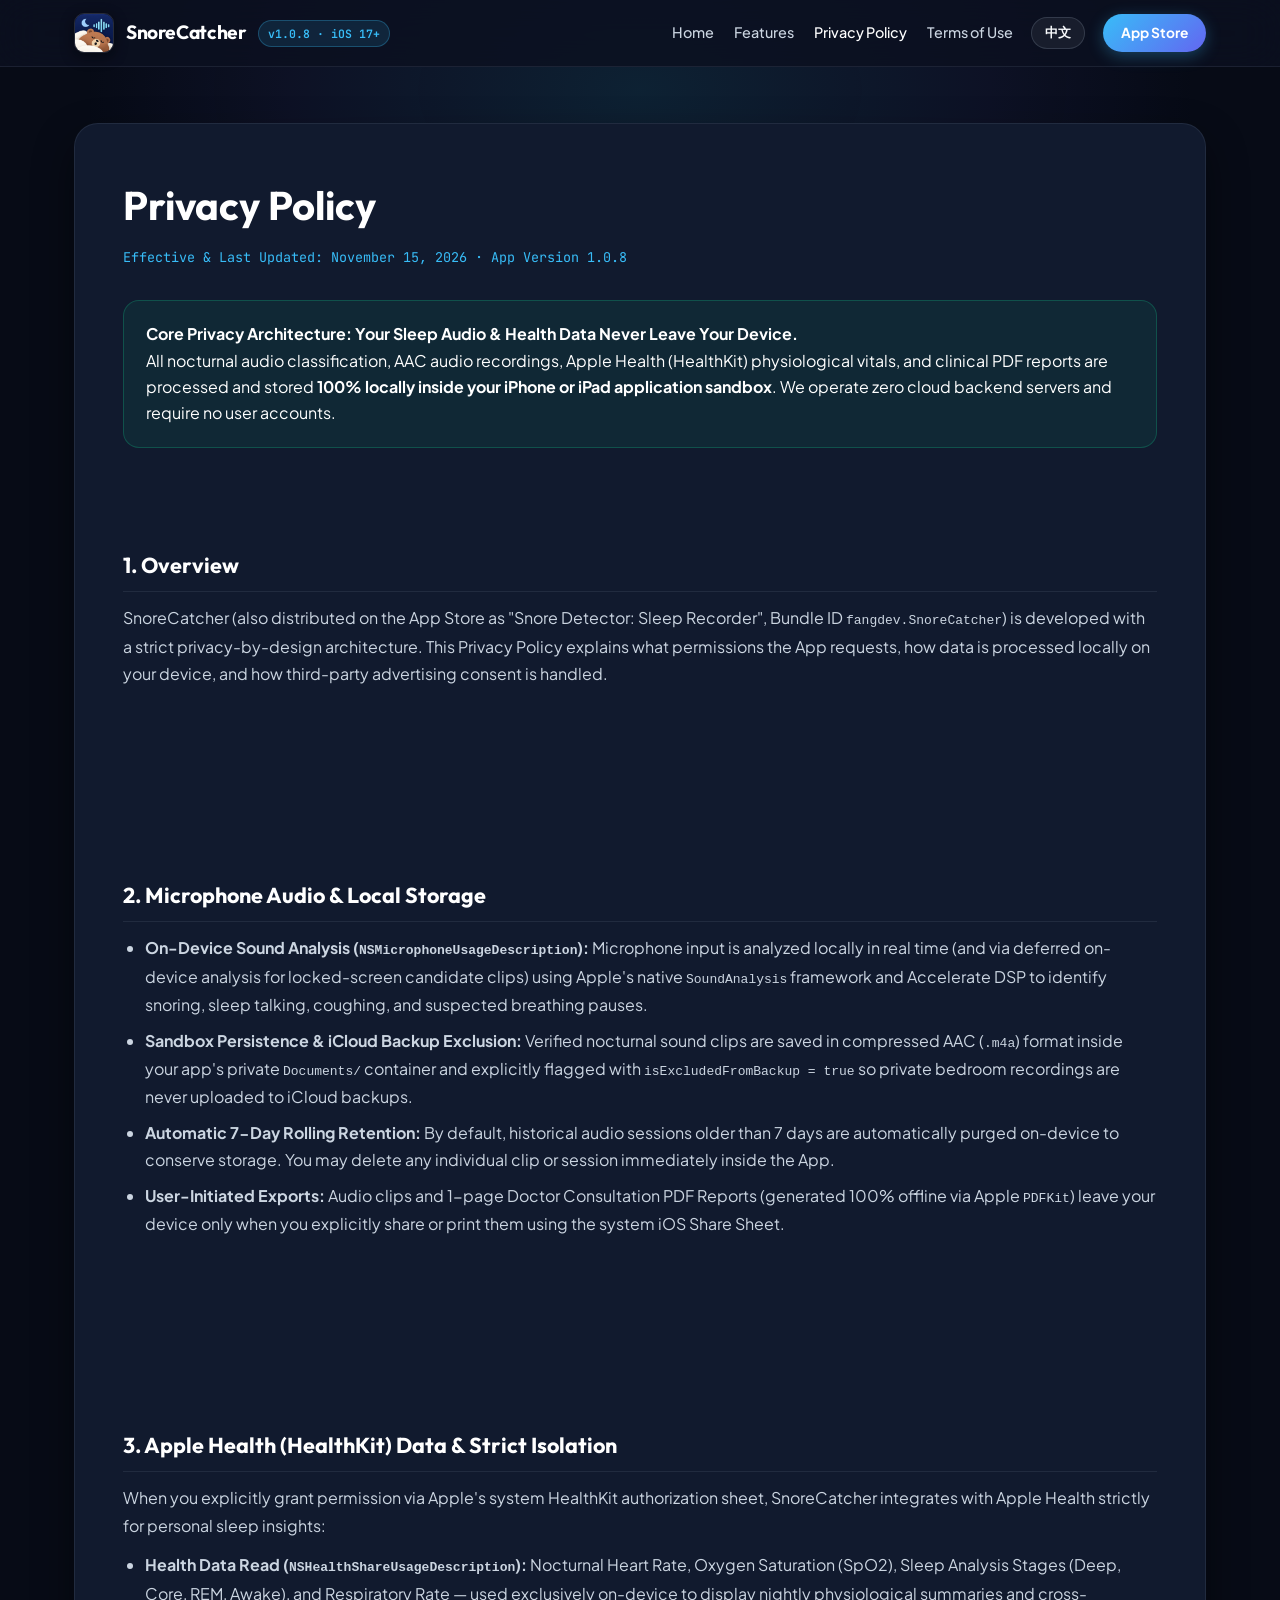
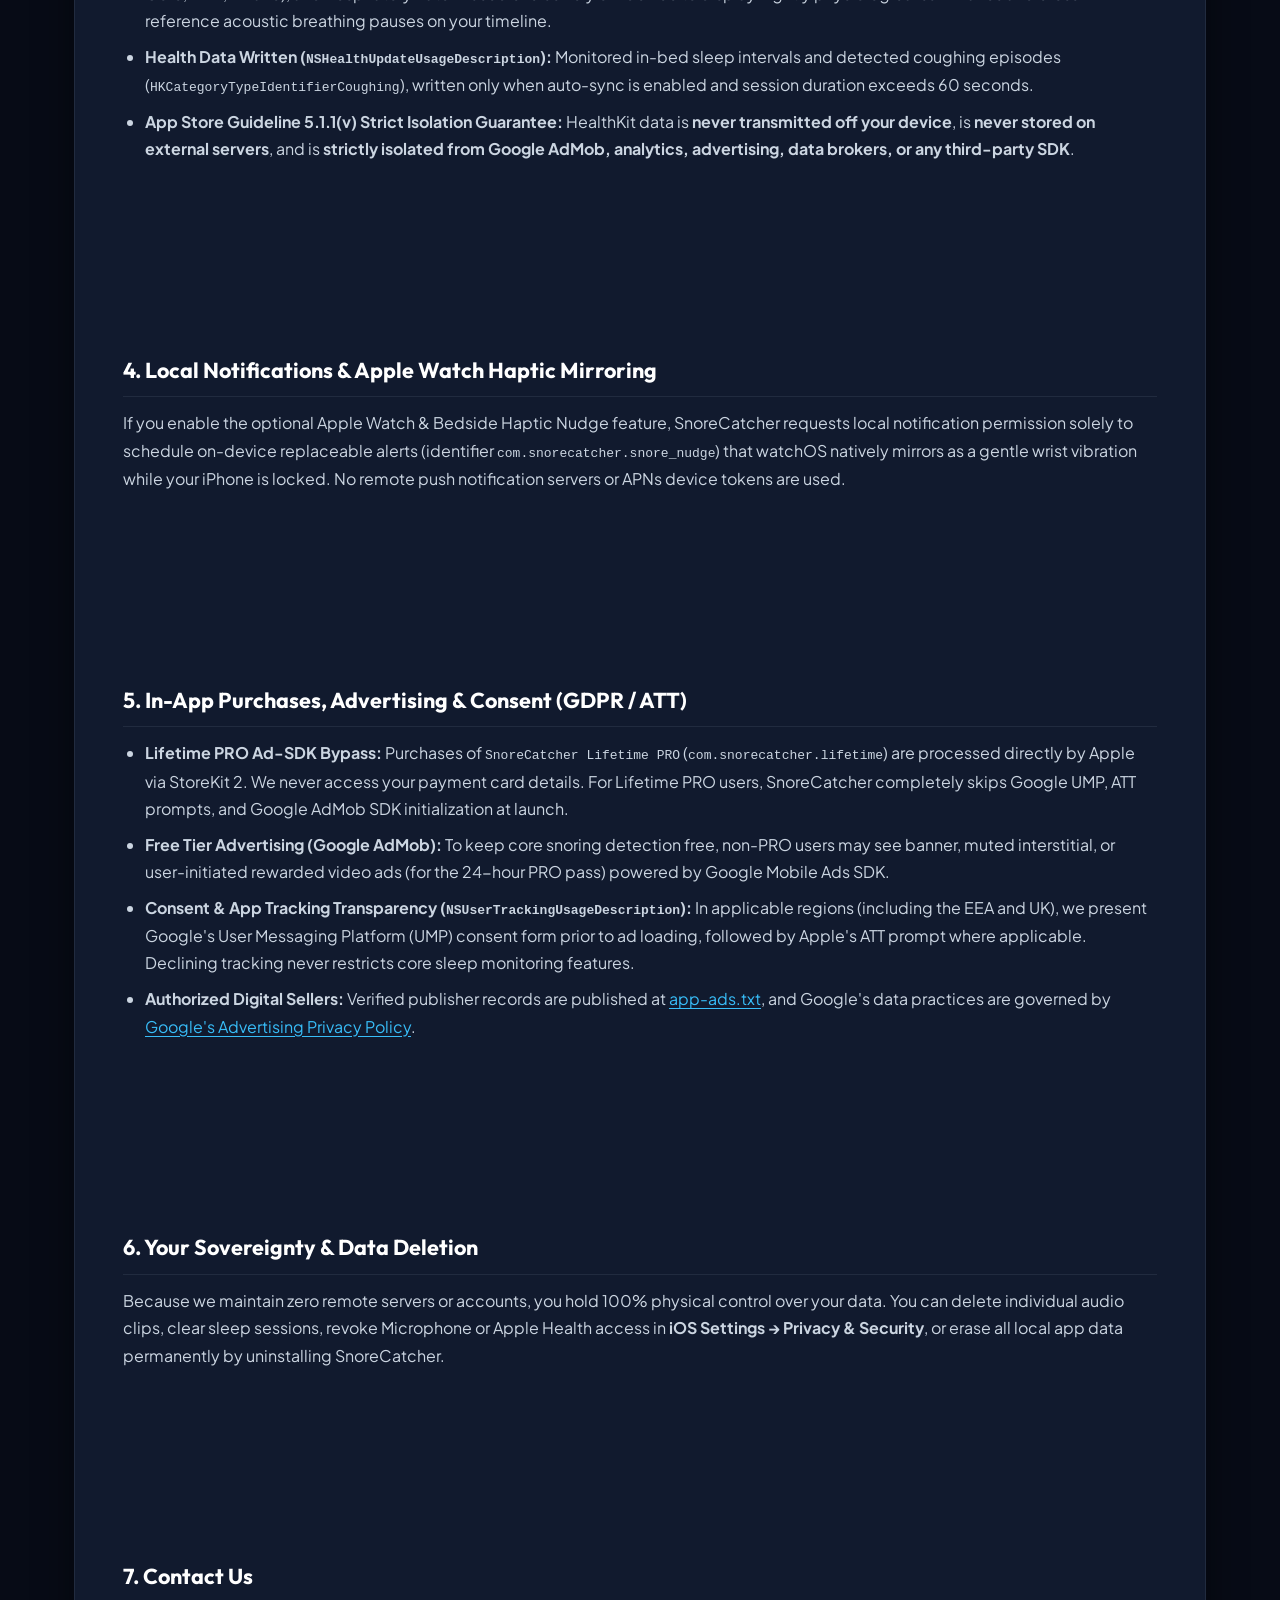
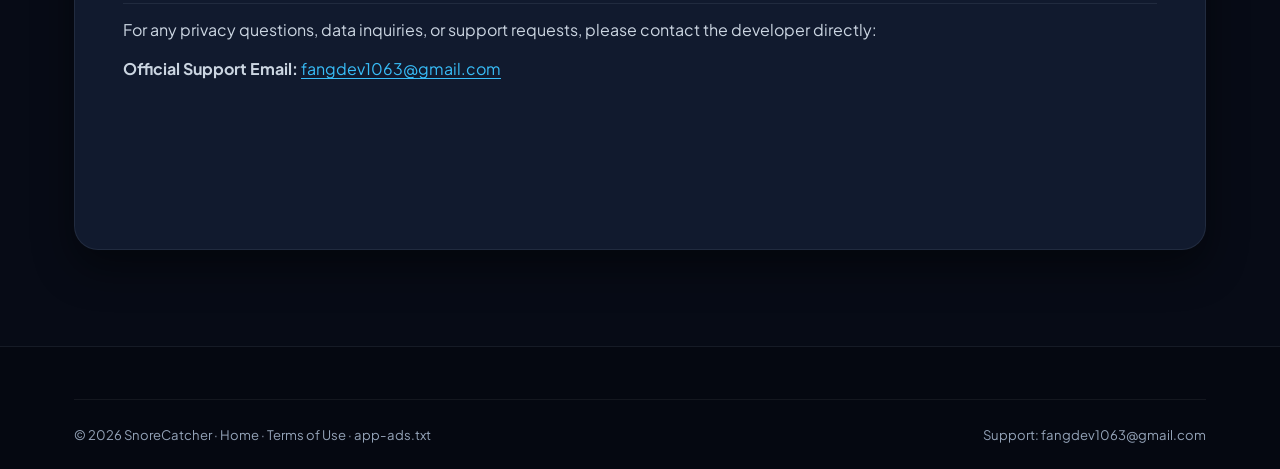
<file: privacy.html>
<!DOCTYPE html>
<html lang="en">
<head>
  <meta charset="UTF-8">
  <meta name="viewport" content="width=device-width, initial-scale=1.0">
  <title>Privacy Policy — SnoreCatcher</title>
  <meta name="description" content="Privacy Policy for SnoreCatcher (Snore Detector) iOS &amp; iPadOS app. 100% on-device audio processing, strict Apple HealthKit sandbox isolation (Guideline 5.1.1(v)), and GDPR/ATT compliance.">
  <link rel="icon" type="image/png" href="assets/app_icon.png">
  <link rel="apple-touch-icon" href="assets/app_icon.png">
  <link rel="stylesheet" href="index.css">
</head>
<body>
  <header>
    <div class="container nav-container">
      <a href="index.html" class="brand-badge">
        <img src="assets/app_icon.png" alt="SnoreCatcher Icon">
        <span class="brand-name">SnoreCatcher</span>
        <span class="version-pill">v1.0.8 · iOS 17+</span>
      </a>
      <div class="nav-right">
        <ul class="nav-links">
          <li><a href="index.html" data-i18n="navHome">Home</a></li>
          <li><a href="index.html#features" data-i18n="navFeatures">Features</a></li>
          <li><a href="privacy.html" class="active" data-i18n="navPrivacy">Privacy Policy</a></li>
          <li><a href="terms.html" data-i18n="navTerms">Terms of Use</a></li>
        </ul>
        <button id="langToggle" class="lang-btn" aria-label="Switch Language">中文</button>
        <a href="https://apps.apple.com/app/id6757622696" target="_blank" rel="noopener" class="cta-nav" data-i18n="ctaStore">App Store</a>
      </div>
    </div>
  </header>

  <main class="legal-page">
    <div class="container">
      <!-- English Legal Content -->
      <div class="legal-card" id="contentEn">
        <h1>Privacy Policy</h1>
        <span class="legal-date">Effective &amp; Last Updated: November 15, 2026 · App Version 1.0.8</span>

        <div class="highlight-box">
          <strong>Core Privacy Architecture: Your Sleep Audio &amp; Health Data Never Leave Your Device.</strong><br>
          All nocturnal audio classification, AAC audio recordings, Apple Health (HealthKit) physiological vitals, and clinical PDF reports are processed and stored <strong>100% locally inside your iPhone or iPad application sandbox</strong>. We operate zero cloud backend servers and require no user accounts.
        </div>

        <section class="legal-section">
          <h2>1. Overview</h2>
          <p>
            SnoreCatcher (also distributed on the App Store as "Snore Detector: Sleep Recorder", Bundle ID <code>fangdev.SnoreCatcher</code>) is developed with a strict privacy-by-design architecture. This Privacy Policy explains what permissions the App requests, how data is processed locally on your device, and how third-party advertising consent is handled.
          </p>
        </section>

        <section class="legal-section">
          <h2>2. Microphone Audio &amp; Local Storage</h2>
          <ul>
            <li><strong>On-Device Sound Analysis (<code>NSMicrophoneUsageDescription</code>):</strong> Microphone input is analyzed locally in real time (and via deferred on-device analysis for locked-screen candidate clips) using Apple's native <code>SoundAnalysis</code> framework and Accelerate DSP to identify snoring, sleep talking, coughing, and suspected breathing pauses.</li>
            <li><strong>Sandbox Persistence &amp; iCloud Backup Exclusion:</strong> Verified nocturnal sound clips are saved in compressed AAC (<code>.m4a</code>) format inside your app's private <code>Documents/</code> container and explicitly flagged with <code>isExcludedFromBackup = true</code> so private bedroom recordings are never uploaded to iCloud backups.</li>
            <li><strong>Automatic 7-Day Rolling Retention:</strong> By default, historical audio sessions older than 7 days are automatically purged on-device to conserve storage. You may delete any individual clip or session immediately inside the App.</li>
            <li><strong>User-Initiated Exports:</strong> Audio clips and 1-page Doctor Consultation PDF Reports (generated 100% offline via Apple <code>PDFKit</code>) leave your device only when you explicitly share or print them using the system iOS Share Sheet.</li>
          </ul>
        </section>

        <section class="legal-section">
          <h2>3. Apple Health (HealthKit) Data &amp; Strict Isolation</h2>
          <p>
            When you explicitly grant permission via Apple's system HealthKit authorization sheet, SnoreCatcher integrates with Apple Health strictly for personal sleep insights:
          </p>
          <ul>
            <li><strong>Health Data Read (<code>NSHealthShareUsageDescription</code>):</strong> Nocturnal Heart Rate, Oxygen Saturation (SpO2), Sleep Analysis Stages (Deep, Core, REM, Awake), and Respiratory Rate — used exclusively on-device to display nightly physiological summaries and cross-reference acoustic breathing pauses on your timeline.</li>
            <li><strong>Health Data Written (<code>NSHealthUpdateUsageDescription</code>):</strong> Monitored in-bed sleep intervals and detected coughing episodes (<code>HKCategoryTypeIdentifierCoughing</code>), written only when auto-sync is enabled and session duration exceeds 60 seconds.</li>
            <li><strong>App Store Guideline 5.1.1(v) Strict Isolation Guarantee:</strong> HealthKit data is <strong>never transmitted off your device</strong>, is <strong>never stored on external servers</strong>, and is <strong>strictly isolated from Google AdMob, analytics, advertising, data brokers, or any third-party SDK</strong>.</li>
          </ul>
        </section>

        <section class="legal-section">
          <h2>4. Local Notifications &amp; Apple Watch Haptic Mirroring</h2>
          <p>
            If you enable the optional Apple Watch &amp; Bedside Haptic Nudge feature, SnoreCatcher requests local notification permission solely to schedule on-device replaceable alerts (identifier <code>com.snorecatcher.snore_nudge</code>) that watchOS natively mirrors as a gentle wrist vibration while your iPhone is locked. No remote push notification servers or APNs device tokens are used.
          </p>
        </section>

        <section class="legal-section">
          <h2>5. In-App Purchases, Advertising &amp; Consent (GDPR / ATT)</h2>
          <ul>
            <li><strong>Lifetime PRO Ad-SDK Bypass:</strong> Purchases of <code>SnoreCatcher Lifetime PRO</code> (<code>com.snorecatcher.lifetime</code>) are processed directly by Apple via StoreKit 2. We never access your payment card details. For Lifetime PRO users, SnoreCatcher completely skips Google UMP, ATT prompts, and Google AdMob SDK initialization at launch.</li>
            <li><strong>Free Tier Advertising (Google AdMob):</strong> To keep core snoring detection free, non-PRO users may see banner, muted interstitial, or user-initiated rewarded video ads (for the 24-hour PRO pass) powered by Google Mobile Ads SDK.</li>
            <li><strong>Consent &amp; App Tracking Transparency (<code>NSUserTrackingUsageDescription</code>):</strong> In applicable regions (including the EEA and UK), we present Google's User Messaging Platform (UMP) consent form prior to ad loading, followed by Apple's ATT prompt where applicable. Declining tracking never restricts core sleep monitoring features.</li>
            <li><strong>Authorized Digital Sellers:</strong> Verified publisher records are published at <a href="app-ads.txt" class="inline-link">app-ads.txt</a>, and Google's data practices are governed by <a href="https://policies.google.com/technologies/ads" target="_blank" rel="noopener" class="inline-link">Google's Advertising Privacy Policy</a>.</li>
          </ul>
        </section>

        <section class="legal-section">
          <h2>6. Your Sovereignty &amp; Data Deletion</h2>
          <p>
            Because we maintain zero remote servers or accounts, you hold 100% physical control over your data. You can delete individual audio clips, clear sleep sessions, revoke Microphone or Apple Health access in <strong>iOS Settings &rarr; Privacy &amp; Security</strong>, or erase all local app data permanently by uninstalling SnoreCatcher.
          </p>
        </section>

        <section class="legal-section">
          <h2>7. Contact Us</h2>
          <p>
            For any privacy questions, data inquiries, or support requests, please contact the developer directly:
          </p>
          <p>
            <strong>Official Support Email:</strong> <a href="mailto:fangdev1063@gmail.com" class="inline-link">fangdev1063@gmail.com</a>
          </p>
        </section>
      </div>

      <!-- Simplified Chinese Legal Content -->
      <div class="legal-card" id="contentZh" style="display: none;">
        <h1>隐私政策 (Privacy Policy)</h1>
        <span class="legal-date">生效与最近更新日期：2026 年 11 月 15 日 · 适用版本 v1.0.8</span>

        <div class="highlight-box">
          <strong>核心隐私承诺：您的睡眠录音与健康体征数据绝不离开手机。</strong><br>
          所有夜间声学 AI 分类、AAC 音频片段、Apple 健康（HealthKit）生理指标及一页式临床就诊 PDF 报告均 <strong>100% 在您的 iPhone 或 iPad 本地应用沙盒内处理与存储</strong>。我们不设任何云端业务服务器，也无需注册任何账号。
        </div>

        <section class="legal-section">
          <h2>1. 概述</h2>
          <p>
            SnoreCatcher（中文名“鼾声捕手”，App Store 英文名“Snore Detector: Sleep Recorder”，Bundle ID: <code>fangdev.SnoreCatcher</code>）采用严格的“端侧隐私优先”架构设计。本隐私政策详细说明应用申请的系统权限、本地数据处理机制以及第三方广告合规细则。
          </p>
        </section>

        <section class="legal-section">
          <h2>2. 麦克风音频处理与本地沙盒存储</h2>
          <ul>
            <li><strong>端侧离线声学分析 (<code>NSMicrophoneUsageDescription</code>)：</strong> 麦克风音频流仅用于通过 Apple 原生 <code>SoundAnalysis</code> 机器学习框架与 Accelerate 硬件加速实时或晨间离线识别打鼾、梦话、夜间咳嗽及疑似呼吸停顿。</li>
            <li><strong>本地存储与 iCloud 云备份排除：</strong> 触发保存的录音片段采用 AAC（<code>.m4a</code>）编码保存在设备私有沙盒 <code>Documents/</code> 目录中，并强制标记 <code>isExcludedFromBackup = true</code>，确保私密卧室音频绝不会被自动上传至 iCloud 云备份。</li>
            <li><strong>7 天滚动自动清理：</strong> 默认保留最近 7 天的睡眠记录并自动清理过期片段以节省空间；您也可随时在应用内左滑删除单条录音或清空历史会话。</li>
            <li><strong>用户主动导出：</strong> 原始音频文件与一页式就诊 PDF 报告（基于原生 <code>PDFKit</code> 100% 离线渲染）仅在您亲自点击系统“分享 / 打印”面板时才会由您支配导出。</li>
          </ul>
        </section>

        <section class="legal-section">
          <h2>3. Apple 健康 (HealthKit) 数据与绝对隔离承诺</h2>
          <p>
            仅当您在 iOS 系统标准 HealthKit 授权弹窗中主动授予权限后，SnoreCatcher 才会读取或写入相关健康数据：
          </p>
          <ul>
            <li><strong>读取数据类型 (<code>NSHealthShareUsageDescription</code>)：</strong> 夜间心率、血氧饱和度（SpO2）、睡眠分期（深睡、核心睡眠、REM 快速眼动、清醒）及呼吸频率，仅用于在本地会话详情页展示生理指标并与声学呼吸暂停事件进行时间戳交叉比对。</li>
            <li><strong>写入数据类型 (<code>NSHealthUpdateUsageDescription</code>)：</strong> 当开启自动同步且单次监测满 60 秒时，向系统“健康”写入卧床睡眠时长与识别到的夜间咳嗽事件（<code>HKCategoryTypeIdentifierCoughing</code>）。</li>
            <li><strong>App Store 准则 5.1.1(v) 严格隔离保证：</strong> 所有 HealthKit 健康数据 <strong>绝不传出您的设备</strong>，<strong>绝不上传任何外部服务器</strong>，且与 <strong>Google AdMob 等任何广告、统计或第三方 SDK 完全物理隔离，绝不用于广告画像或商业用途</strong>。</li>
          </ul>
        </section>

        <section class="legal-section">
          <h2>4. 本地通知与 Apple Watch 腕部震动镜像</h2>
          <p>
            当您开启“Apple Watch 与枕边震动微唤醒”功能时，应用仅使用系统本地通知框架（单一可覆盖标识 <code>com.snorecatcher.snore_nudge</code>）在锁屏监测到打鼾时触发 watchOS 原生手腕微震提醒。本应用未接入任何远程推送服务器，不收集任何推送设备令牌（Device Token）。
          </p>
        </section>

        <section class="legal-section">
          <h2>5. 应用内购买、广告服务与隐私同意 (GDPR / ATT)</h2>
          <ul>
            <li><strong>终身版 PRO 纯净零广告直通：</strong> <code>SnoreCatcher 终身版 PRO</code>（<code>com.snorecatcher.lifetime</code>）通过 Apple StoreKit 2 原生结算，我们无法接触任何支付凭据。已解锁终身版 PRO 的用户在应用启动时将完全跳过 UMP、ATT 弹窗及 Google AdMob SDK 初始化。</li>
            <li><strong>免费版广告支持 (Google AdMob)：</strong> 为维持基础功能永久免费，未解锁 PRO 的免费用户可能会看到由 Google AdMob 提供的底部横幅广告、静音插屏广告或您主动点击观看的激励视频（用于免费兑换 24 小时高级通行证）。</li>
            <li><strong>隐私合规与追踪透明度 (<code>NSUserTrackingUsageDescription</code>)：</strong> 遵循欧盟 GDPR（Google UMP 框架）与 Apple 应用追踪透明度（ATT）规范，您可自由拒绝个性化广告追踪，绝不影响任何核心打鼾监测功能。</li>
            <li><strong>授权数字卖家声明：</strong> 我们在网站根目录公开 <a href="app-ads.txt" class="inline-link">app-ads.txt</a> 验证文件；Google 广告数据处理详见 <a href="https://policies.google.com/technologies/ads" target="_blank" rel="noopener" class="inline-link">Google 广告隐私政策</a>。</li>
          </ul>
        </section>

        <section class="legal-section">
          <h2>6. 您的数据主权与删除方式</h2>
          <p>
            由于所有数据均保存在本地设备中，您拥有 100% 的控制权。您可随时在应用内删除录音、在 <strong>iOS 设置 &rarr; 隐私与安全性</strong> 中撤回麦克风或健康权限，或通过卸载应用立即彻底清除全部本地沙盒数据。
          </p>
        </section>

        <section class="legal-section">
          <h2>7. 联系我们</h2>
          <p>
            如您对本隐私政策有任何疑问、建议或合规垂询，请直接发送邮件联系开发者：
          </p>
          <p>
            <strong>官方支持邮箱：</strong> <a href="mailto:fangdev1063@gmail.com" class="inline-link">fangdev1063@gmail.com</a>
          </p>
        </section>
      </div>
    </div>
  </main>

  <footer>
    <div class="container">
      <div class="footer-bottom">
        <span>&copy; 2026 SnoreCatcher · <a href="index.html">Home</a> · <a href="terms.html">Terms of Use</a> · <a href="app-ads.txt">app-ads.txt</a></span>
        <span>Support: <a href="mailto:fangdev1063@gmail.com">fangdev1063@gmail.com</a></span>
      </div>
    </div>
  </footer>

  <script>
    const navI18n = {
      en: { navHome: "Home", navFeatures: "Features", navPrivacy: "Privacy Policy", navTerms: "Terms of Use", ctaStore: "App Store" },
      zh: { navHome: "返回首页", navFeatures: "核心功能", navPrivacy: "隐私政策", navTerms: "服务条款", ctaStore: "前往商店" }
    };
    let currentLang = 'en';
    const langBtn = document.getElementById('langToggle');
    const contentEn = document.getElementById('contentEn');
    const contentZh = document.getElementById('contentZh');

    function setLang(lang) {
      currentLang = lang;
      try { localStorage.setItem('sc_lang', lang); } catch (e) {}
      langBtn.textContent = lang === 'en' ? '中文' : 'English';
      contentEn.style.display = lang === 'en' ? 'block' : 'none';
      contentZh.style.display = lang === 'zh' ? 'block' : 'none';
      document.documentElement.lang = lang === 'zh' ? 'zh-CN' : 'en';
      document.querySelectorAll('[data-i18n]').forEach(el => {
        const k = el.getAttribute('data-i18n');
        if (navI18n[lang][k]) el.textContent = navI18n[lang][k];
      });
    }

    langBtn.addEventListener('click', () => setLang(currentLang === 'en' ? 'zh' : 'en'));
    try {
      const saved = localStorage.getItem('sc_lang');
      if (saved === 'zh' || saved === 'en') setLang(saved);
      else if (navigator.language && navigator.language.toLowerCase().startsWith('zh')) setLang('zh');
    } catch (e) {}
  </script>
</body>
</html>
</file>
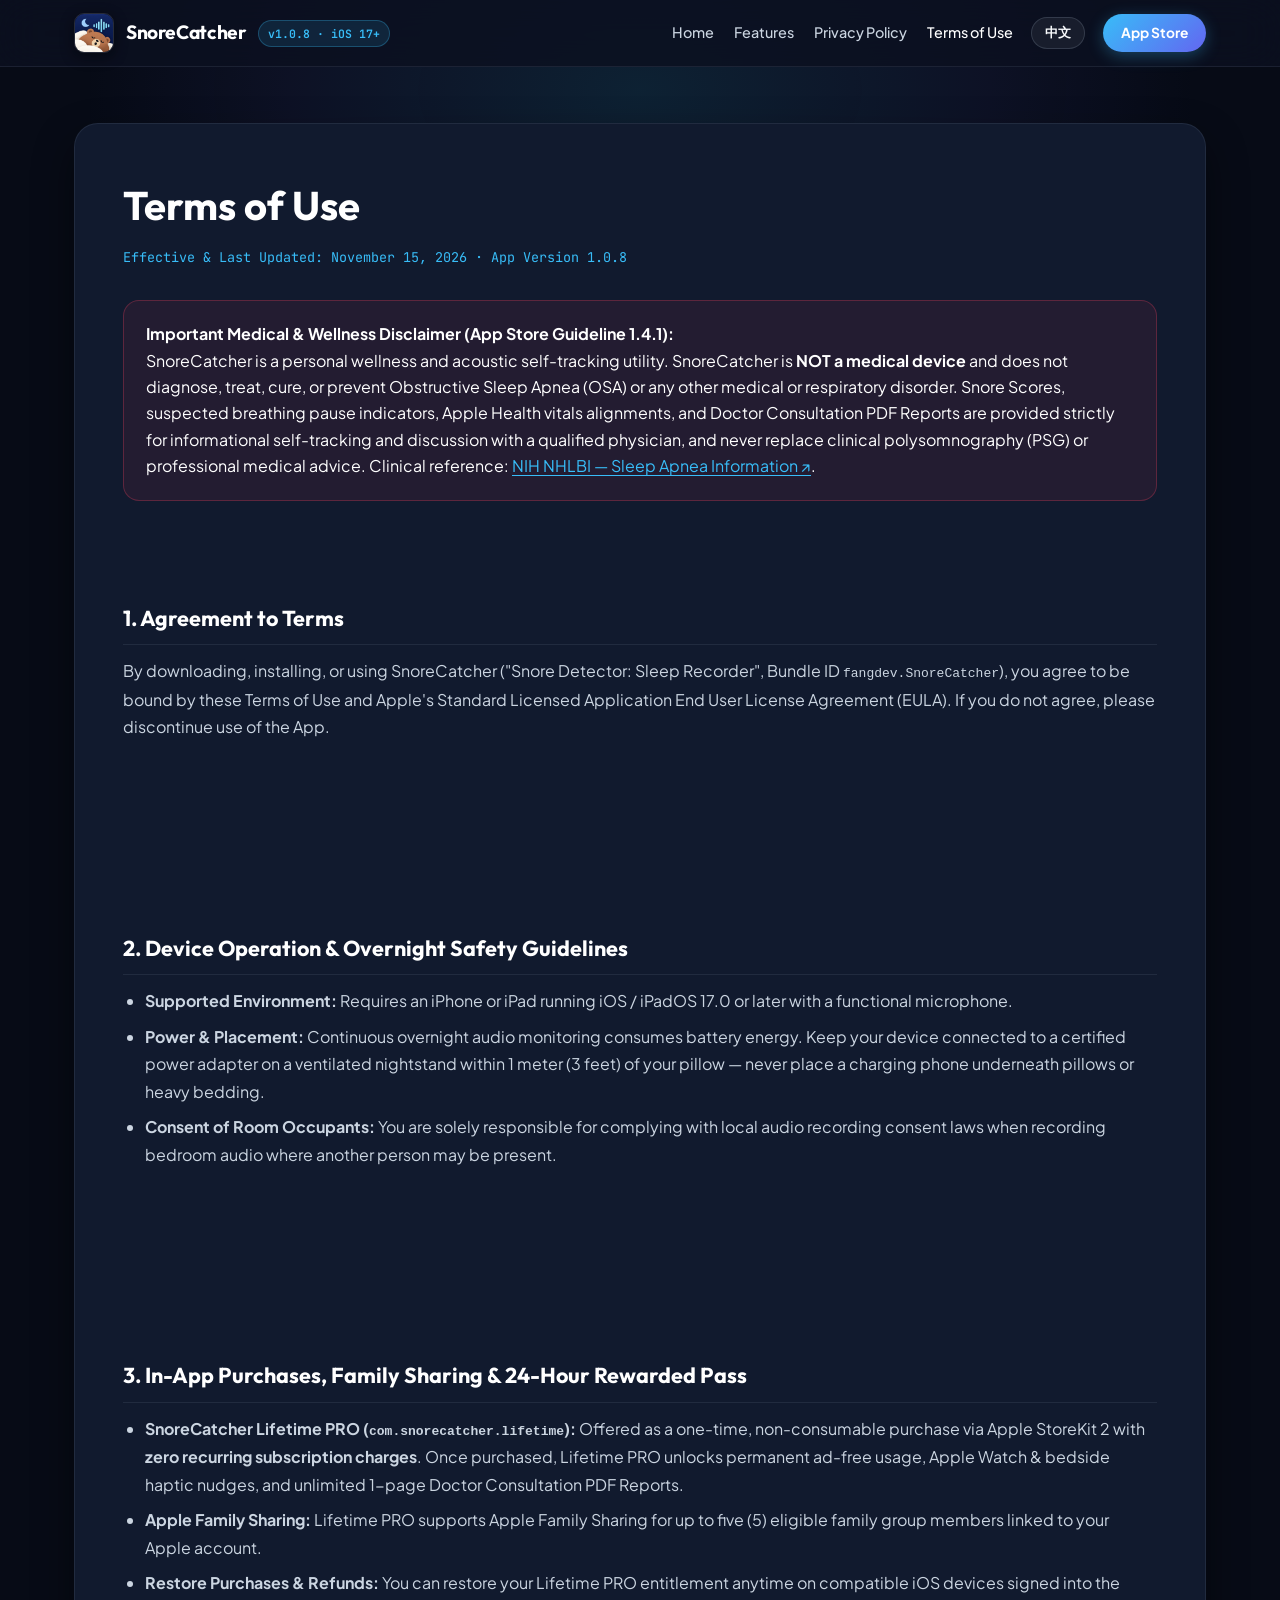
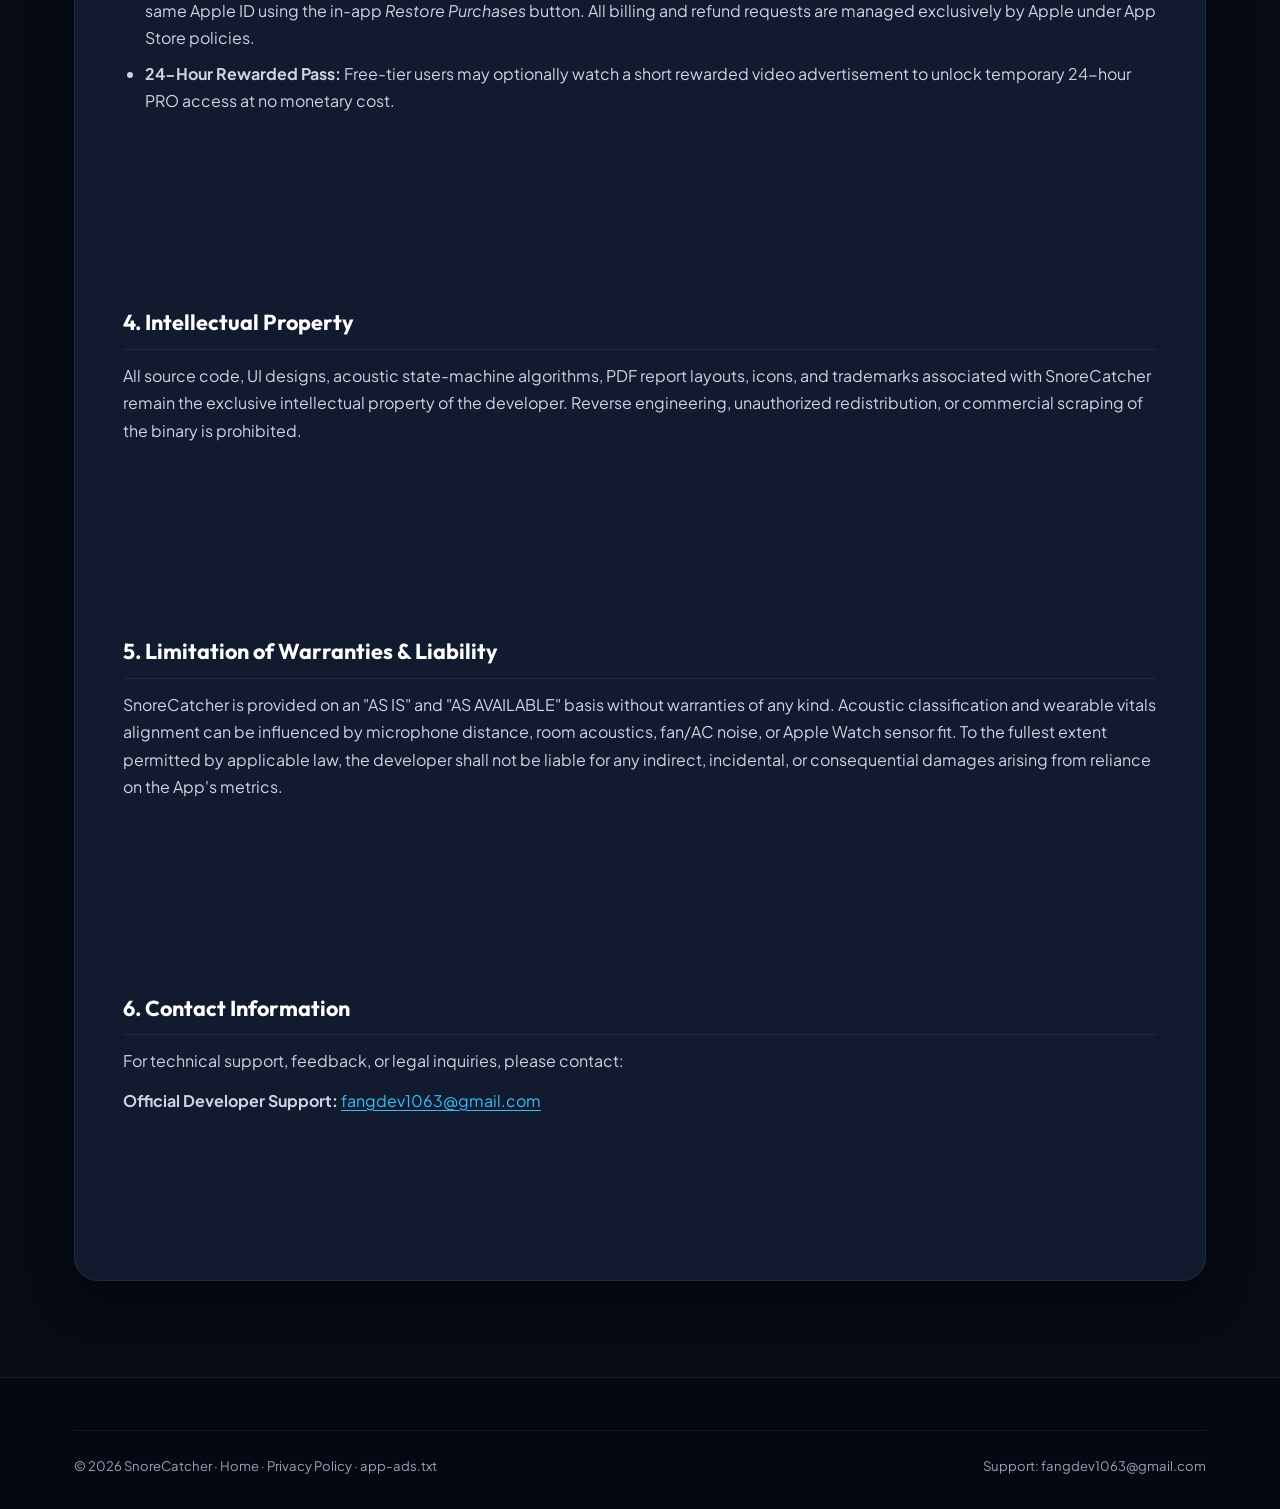
<file: terms.html>
<!DOCTYPE html>
<html lang="en">
<head>
  <meta charset="UTF-8">
  <meta name="viewport" content="width=device-width, initial-scale=1.0">
  <title>Terms of Use — SnoreCatcher</title>
  <meta name="description" content="Terms of Use for SnoreCatcher (Snore Detector) iOS application. Non-diagnostic wellness disclaimer (Guideline 1.4.1), StoreKit 2 Lifetime PRO terms, and usage conditions.">
  <link rel="icon" type="image/png" href="assets/app_icon.png">
  <link rel="apple-touch-icon" href="assets/app_icon.png">
  <link rel="stylesheet" href="index.css">
</head>
<body>
  <header>
    <div class="container nav-container">
      <a href="index.html" class="brand-badge">
        <img src="assets/app_icon.png" alt="SnoreCatcher Icon">
        <span class="brand-name">SnoreCatcher</span>
        <span class="version-pill">v1.0.8 · iOS 17+</span>
      </a>
      <div class="nav-right">
        <ul class="nav-links">
          <li><a href="index.html" data-i18n="navHome">Home</a></li>
          <li><a href="index.html#features" data-i18n="navFeatures">Features</a></li>
          <li><a href="privacy.html" data-i18n="navPrivacy">Privacy Policy</a></li>
          <li><a href="terms.html" class="active" data-i18n="navTerms">Terms of Use</a></li>
        </ul>
        <button id="langToggle" class="lang-btn" aria-label="Switch Language">中文</button>
        <a href="https://apps.apple.com/app/id6757622696" target="_blank" rel="noopener" class="cta-nav" data-i18n="ctaStore">App Store</a>
      </div>
    </div>
  </header>

  <main class="legal-page">
    <div class="container">
      <!-- English Terms Content -->
      <div class="legal-card" id="contentEn">
        <h1>Terms of Use</h1>
        <span class="legal-date">Effective &amp; Last Updated: November 15, 2026 · App Version 1.0.8</span>

        <div class="alert-box">
          <strong>Important Medical &amp; Wellness Disclaimer (App Store Guideline 1.4.1):</strong><br>
          SnoreCatcher is a personal wellness and acoustic self-tracking utility. SnoreCatcher is <strong>NOT a medical device</strong> and does not diagnose, treat, cure, or prevent Obstructive Sleep Apnea (OSA) or any other medical or respiratory disorder. Snore Scores, suspected breathing pause indicators, Apple Health vitals alignments, and Doctor Consultation PDF Reports are provided strictly for informational self-tracking and discussion with a qualified physician, and never replace clinical polysomnography (PSG) or professional medical advice. Clinical reference: <a href="https://www.nhlbi.nih.gov/health/sleep-apnea" target="_blank" rel="noopener" class="inline-link">NIH NHLBI — Sleep Apnea Information &nearr;</a>.
        </div>

        <section class="legal-section">
          <h2>1. Agreement to Terms</h2>
          <p>
            By downloading, installing, or using SnoreCatcher ("Snore Detector: Sleep Recorder", Bundle ID <code>fangdev.SnoreCatcher</code>), you agree to be bound by these Terms of Use and Apple's Standard Licensed Application End User License Agreement (EULA). If you do not agree, please discontinue use of the App.
          </p>
        </section>

        <section class="legal-section">
          <h2>2. Device Operation &amp; Overnight Safety Guidelines</h2>
          <ul>
            <li><strong>Supported Environment:</strong> Requires an iPhone or iPad running iOS / iPadOS 17.0 or later with a functional microphone.</li>
            <li><strong>Power &amp; Placement:</strong> Continuous overnight audio monitoring consumes battery energy. Keep your device connected to a certified power adapter on a ventilated nightstand within 1 meter (3 feet) of your pillow — never place a charging phone underneath pillows or heavy bedding.</li>
            <li><strong>Consent of Room Occupants:</strong> You are solely responsible for complying with local audio recording consent laws when recording bedroom audio where another person may be present.</li>
          </ul>
        </section>

        <section class="legal-section">
          <h2>3. In-App Purchases, Family Sharing &amp; 24-Hour Rewarded Pass</h2>
          <ul>
            <li><strong>SnoreCatcher Lifetime PRO (<code>com.snorecatcher.lifetime</code>):</strong> Offered as a one-time, non-consumable purchase via Apple StoreKit 2 with <strong>zero recurring subscription charges</strong>. Once purchased, Lifetime PRO unlocks permanent ad-free usage, Apple Watch &amp; bedside haptic nudges, and unlimited 1-page Doctor Consultation PDF Reports.</li>
            <li><strong>Apple Family Sharing:</strong> Lifetime PRO supports Apple Family Sharing for up to five (5) eligible family group members linked to your Apple account.</li>
            <li><strong>Restore Purchases &amp; Refunds:</strong> You can restore your Lifetime PRO entitlement anytime on compatible iOS devices signed into the same Apple ID using the in-app <em>Restore Purchases</em> button. All billing and refund requests are managed exclusively by Apple under App Store policies.</li>
            <li><strong>24-Hour Rewarded Pass:</strong> Free-tier users may optionally watch a short rewarded video advertisement to unlock temporary 24-hour PRO access at no monetary cost.</li>
          </ul>
        </section>

        <section class="legal-section">
          <h2>4. Intellectual Property</h2>
          <p>
            All source code, UI designs, acoustic state-machine algorithms, PDF report layouts, icons, and trademarks associated with SnoreCatcher remain the exclusive intellectual property of the developer. Reverse engineering, unauthorized redistribution, or commercial scraping of the binary is prohibited.
          </p>
        </section>

        <section class="legal-section">
          <h2>5. Limitation of Warranties &amp; Liability</h2>
          <p>
            SnoreCatcher is provided on an "AS IS" and "AS AVAILABLE" basis without warranties of any kind. Acoustic classification and wearable vitals alignment can be influenced by microphone distance, room acoustics, fan/AC noise, or Apple Watch sensor fit. To the fullest extent permitted by applicable law, the developer shall not be liable for any indirect, incidental, or consequential damages arising from reliance on the App's metrics.
          </p>
        </section>

        <section class="legal-section">
          <h2>6. Contact Information</h2>
          <p>
            For technical support, feedback, or legal inquiries, please contact:
          </p>
          <p>
            <strong>Official Developer Support:</strong> <a href="mailto:fangdev1063@gmail.com" class="inline-link">fangdev1063@gmail.com</a>
          </p>
        </section>
      </div>

      <!-- Simplified Chinese Terms Content -->
      <div class="legal-card" id="contentZh" style="display: none;">
        <h1>服务条款 (Terms of Use)</h1>
        <span class="legal-date">生效与最近更新日期：2026 年 11 月 15 日 · 适用版本 v1.0.8</span>

        <div class="alert-box">
          <strong>重要医疗免责声明 (App Store 准则 1.4.1)：</strong><br>
          SnoreCatcher（鼾声捕手）是一款日常健康管理与睡眠声学自我记录工具，<strong>并非医疗诊断器械</strong>，不用于诊断、治疗、治愈或预防阻塞性睡眠呼吸暂停综合征（OSA）或任何其他疾病。应用内的打鼾评分（Snore Score）、疑似呼吸停顿提示、Apple Watch 生理指标关联及一页式就诊 PDF 报告仅供个人睡眠参考与门诊沟通辅助，绝不能替代医院多导睡眠监测（PSG）或执业医师的专业诊断。若您长期晨起疲倦或怀疑存在呼吸暂停问题，请及时前往正规医院就诊。权威医学临床参考：<a href="https://www.nhlbi.nih.gov/health/sleep-apnea" target="_blank" rel="noopener" class="inline-link">美国国家心肺血液研究所 (NIH NHLBI) — 睡眠呼吸暂停指南 &nearr;</a>。
        </div>

        <section class="legal-section">
          <h2>1. 条款接受</h2>
          <p>
            下载、安装或使用 SnoreCatcher（“鼾声捕手” / “Snore Detector: Sleep Recorder”，Bundle ID: <code>fangdev.SnoreCatcher</code>）即表示您同意受本《服务条款》及 Apple 标准终端用户许可协议（EULA）约束。如您不同意本条款，请勿安装或继续使用本应用。
          </p>
        </section>

        <section class="legal-section">
          <h2>2. 设备使用与夜间安全规范</h2>
          <ul>
            <li><strong>运行环境要求：</strong> 需在搭载 iOS / iPadOS 17.0 及以上系统且麦克风功能正常的 iPhone 或 iPad 上运行。</li>
            <li><strong>插电与安全摆放建议：</strong> 整夜连续声学监测会消耗一定电量，建议将设备连接正规充电器平放于距枕头 1 米以内的通风床头柜上；<strong>切勿将充电中的手机掩埋在枕头、被褥下方</strong>，以确保良好散热与清晰收音。</li>
            <li><strong>同住人知情同意：</strong> 若共同就寝环境中存在伴侣或他人，您应自行负责遵守所在地法律法规并事先取得相关人员的录音知情同意。</li>
          </ul>
        </section>

        <section class="legal-section">
          <h2>3. 应用内购买、家人共享与 24 小时激励通行证</h2>
          <ul>
            <li><strong>终身版 PRO 一次性买断 (<code>com.snorecatcher.lifetime</code>)：</strong> 通过 Apple StoreKit 2 提供的非消耗型内购项目，<strong>一次付费、永久有效，绝无任何自动续费或隐形订阅</strong>。买断后永久解锁零广告纯净体验、Apple Watch 与枕边震动止鼾干预以及无限次 9 国语言就诊 PDF 报告导出。</li>
            <li><strong>Apple 家人共享 (Family Sharing)：</strong> 终身版 PRO 原生支持苹果“家人共享”，一次购买最多可与家庭群组内的 5 位家庭成员共享完整 PRO 权益。</li>
            <li><strong>恢复购买与退款政策：</strong> 更换设备或重装应用后，您可使用同一 Apple ID 点击应用内的“恢复购买（Restore Purchases）”免费找回永久权益。所有款项结算与退款申请均由 Apple 按照 App Store 官方政策统一处理。</li>
            <li><strong>24 小时激励视频通行证：</strong> 免费版用户可选择在睡前主动观看 1 条简短激励视频，免费解锁未来 24 小时全套 PRO 高级功能。</li>
          </ul>
        </section>

        <section class="legal-section">
          <h2>4. 知识产权声明</h2>
          <p>
            本应用的软件代码、视觉设计、声学状态机算法、PDF 临床排版模板、图标及相关标识均归开发者独家所有。未经书面许可，禁止对应用二进制包进行反编译、逆向工程或非法分发。
          </p>
        </section>

        <section class="legal-section">
          <h2>5. 免责与责任限制</h2>
          <p>
            本应用按“现状（AS IS）”提供。受摆放距离、卧室声学反射、风扇/空调背景噪音或手表佩戴松紧度等客观因素影响，声学识别与体征关联结果可能存在合理偏差。在适用法律允许的最大范围内，开发者不对因使用或依赖本应用参考数据而产生的任何间接或附带损失承担责任。
          </p>
        </section>

        <section class="legal-section">
          <h2>6. 联系方式</h2>
          <p>
            如需技术支持、问题反馈或法律咨询，请通过以下官方邮箱联系我们：
          </p>
          <p>
            <strong>开发者支持邮箱：</strong> <a href="mailto:fangdev1063@gmail.com" class="inline-link">fangdev1063@gmail.com</a>
          </p>
        </section>
      </div>
    </div>
  </main>

  <footer>
    <div class="container">
      <div class="footer-bottom">
        <span>&copy; 2026 SnoreCatcher · <a href="index.html">Home</a> · <a href="privacy.html">Privacy Policy</a> · <a href="app-ads.txt">app-ads.txt</a></span>
        <span>Support: <a href="mailto:fangdev1063@gmail.com">fangdev1063@gmail.com</a></span>
      </div>
    </div>
  </footer>

  <script>
    const navI18n = {
      en: { navHome: "Home", navFeatures: "Features", navPrivacy: "Privacy Policy", navTerms: "Terms of Use", ctaStore: "App Store" },
      zh: { navHome: "返回首页", navFeatures: "核心功能", navPrivacy: "隐私政策", navTerms: "服务条款", ctaStore: "前往商店" }
    };
    let currentLang = 'en';
    const langBtn = document.getElementById('langToggle');
    const contentEn = document.getElementById('contentEn');
    const contentZh = document.getElementById('contentZh');

    function setLang(lang) {
      currentLang = lang;
      try { localStorage.setItem('sc_lang', lang); } catch (e) {}
      langBtn.textContent = lang === 'en' ? '中文' : 'English';
      contentEn.style.display = lang === 'en' ? 'block' : 'none';
      contentZh.style.display = lang === 'zh' ? 'block' : 'none';
      document.documentElement.lang = lang === 'zh' ? 'zh-CN' : 'en';
      document.querySelectorAll('[data-i18n]').forEach(el => {
        const k = el.getAttribute('data-i18n');
        if (navI18n[lang][k]) el.textContent = navI18n[lang][k];
      });
    }

    langBtn.addEventListener('click', () => setLang(currentLang === 'en' ? 'zh' : 'en'));
    try {
      const saved = localStorage.getItem('sc_lang');
      if (saved === 'zh' || saved === 'en') setLang(saved);
      else if (navigator.language && navigator.language.toLowerCase().startsWith('zh')) setLang('zh');
    } catch (e) {}
  </script>
</body>
</html>
</file>
<file: index.css>
@import url('https://fonts.googleapis.com/css2?family=Outfit:wght@500;600;700;800&family=Plus+Jakarta+Sans:wght@400;500;600;700&family=JetBrains+Mono:wght@400;500;600&display=swap');

:root {
  --bg-base: #070b16;
  --bg-slate: #0f172a;
  --bg-surface: #111a2e;
  --bg-surface-elevated: #18243f;
  --bg-surface-glass: rgba(11, 17, 32, 0.82);

  --border-subtle: rgba(148, 163, 184, 0.12);
  --border-strong: rgba(148, 163, 184, 0.22);
  --border-active: rgba(56, 189, 248, 0.45);

  --text-primary: #f8fafc;
  --text-secondary: #cbd5e1;
  --text-muted: #94a3b8;

  --accent-sky: #38bdf8;
  --accent-cyan: #06b6d4;
  --accent-teal: #14b8a6;
  --accent-emerald: #10b981;
  --accent-indigo: #6366f1;
  --accent-amber: #f59e0b;
  --accent-coral: #f43f5e;
  --accent-gold: #fbbf24;

  --glow-cyan: 0 0 36px rgba(6, 182, 212, 0.22);
  --glow-gold: 0 0 32px rgba(251, 191, 36, 0.18);

  --radius-sm: 10px;
  --radius-md: 16px;
  --radius-lg: 24px;
  --radius-xl: 32px;
  --radius-full: 9999px;

  --font-display: 'Outfit', -apple-system, BlinkMacSystemFont, sans-serif;
  --font-main: 'Plus Jakarta Sans', -apple-system, BlinkMacSystemFont, sans-serif;
  --font-mono: 'JetBrains Mono', monospace;
  --transition-smooth: all 0.26s cubic-bezier(0.16, 1, 0.3, 1);
}

* {
  box-sizing: border-box;
  margin: 0;
  padding: 0;
}

html {
  scroll-behavior: smooth;
}

body {
  font-family: var(--font-main);
  background-color: var(--bg-base);
  color: var(--text-primary);
  line-height: 1.65;
  -webkit-font-smoothing: antialiased;
  overflow-x: hidden;
  position: relative;
}

/* Ambient Nocturnal Glow */
body::before {
  content: '';
  position: fixed;
  top: -220px;
  left: 50%;
  transform: translateX(-50%);
  width: 1100px;
  height: 620px;
  background: radial-gradient(ellipse at center, rgba(56, 189, 248, 0.13) 0%, rgba(99, 102, 241, 0.07) 45%, transparent 72%);
  pointer-events: none;
  z-index: 0;
}

a {
  color: inherit;
  text-decoration: none;
}

.container {
  max-width: 1180px;
  margin: 0 auto;
  padding: 0 24px;
  position: relative;
  z-index: 1;
}

/* Sticky Glassmorphic Navbar */
header {
  position: sticky;
  top: 0;
  z-index: 100;
  backdrop-filter: blur(20px);
  -webkit-backdrop-filter: blur(20px);
  background: var(--bg-surface-glass);
  border-bottom: 1px solid var(--border-subtle);
  padding: 13px 0;
}

.nav-container {
  display: flex;
  align-items: center;
  justify-content: space-between;
  gap: 16px;
}

.brand-badge {
  display: flex;
  align-items: center;
  gap: 12px;
  flex-shrink: 0;
}

.brand-badge img {
  width: 40px;
  height: 40px;
  border-radius: 10px;
  box-shadow: 0 4px 14px rgba(0, 0, 0, 0.45);
  border: 1px solid rgba(255, 255, 255, 0.12);
}

.brand-name {
  font-family: var(--font-display);
  font-size: 1.2rem;
  font-weight: 700;
  letter-spacing: -0.02em;
  color: #fff;
}

.version-pill {
  font-family: var(--font-mono);
  font-size: 0.72rem;
  padding: 3px 9px;
  background: rgba(56, 189, 248, 0.12);
  border: 1px solid rgba(56, 189, 248, 0.28);
  color: var(--accent-sky);
  border-radius: var(--radius-full);
  font-weight: 600;
  white-space: nowrap;
}

.nav-right {
  display: flex;
  align-items: center;
  gap: 18px;
}

.nav-links {
  display: flex;
  gap: 20px;
  list-style: none;
  font-size: 0.9rem;
  font-weight: 500;
  color: var(--text-secondary);
}

.nav-links a {
  transition: var(--transition-smooth);
}

.nav-links a:hover,
.nav-links a.active {
  color: #fff;
}

.lang-btn {
  background: rgba(255, 255, 255, 0.06);
  border: 1px solid var(--border-strong);
  color: var(--text-primary);
  padding: 6px 13px;
  font-size: 0.8rem;
  border-radius: var(--radius-full);
  cursor: pointer;
  font-weight: 600;
  font-family: var(--font-main);
  transition: var(--transition-smooth);
}

.lang-btn:hover {
  border-color: var(--accent-sky);
  background: rgba(56, 189, 248, 0.14);
}

.cta-nav {
  padding: 8px 18px;
  font-size: 0.86rem;
  font-weight: 700;
  background: linear-gradient(135deg, var(--accent-sky), var(--accent-indigo));
  color: #fff;
  border-radius: var(--radius-full);
  display: inline-flex;
  align-items: center;
  gap: 6px;
  box-shadow: 0 4px 16px rgba(56, 189, 248, 0.3);
  transition: var(--transition-smooth);
  white-space: nowrap;
}

.cta-nav:hover {
  transform: translateY(-1px);
  box-shadow: 0 6px 22px rgba(56, 189, 248, 0.45);
}

/* Split Hero Section */
.hero {
  padding: 72px 0 64px;
}

.hero-grid {
  display: grid;
  grid-template-columns: 1.12fr 0.88fr;
  gap: 52px;
  align-items: center;
}

.hero-pill {
  display: inline-flex;
  align-items: center;
  gap: 9px;
  padding: 6px 16px;
  background: rgba(16, 185, 129, 0.11);
  border: 1px solid rgba(16, 185, 129, 0.3);
  color: #34d399;
  border-radius: var(--radius-full);
  font-size: 0.82rem;
  font-weight: 600;
  margin-bottom: 22px;
}

.hero-pill .pulse-dot {
  width: 8px;
  height: 8px;
  background: var(--accent-emerald);
  border-radius: 50%;
  animation: pulse 2s infinite;
}

@keyframes pulse {
  0% { transform: scale(0.95); box-shadow: 0 0 0 0 rgba(16, 185, 129, 0.7); }
  70% { transform: scale(1); box-shadow: 0 0 0 8px rgba(16, 185, 129, 0); }
  100% { transform: scale(0.95); box-shadow: 0 0 0 0 rgba(16, 185, 129, 0); }
}

.hero-title {
  font-family: var(--font-display);
  font-size: clamp(2.35rem, 4.4vw, 3.65rem);
  font-weight: 800;
  line-height: 1.12;
  letter-spacing: -0.03em;
  margin-bottom: 20px;
  background: linear-gradient(180deg, #ffffff 35%, #cbd5e1 100%);
  -webkit-background-clip: text;
  -webkit-text-fill-color: transparent;
}

.hero-subtitle {
  font-size: 1.12rem;
  color: var(--text-secondary);
  margin-bottom: 30px;
  max-width: 600px;
}

.hero-actions {
  display: flex;
  align-items: center;
  gap: 14px;
  flex-wrap: wrap;
  margin-bottom: 32px;
}

.btn-appstore {
  display: inline-flex;
  align-items: center;
  gap: 11px;
  padding: 13px 26px;
  background: #ffffff;
  color: #070b16;
  border-radius: var(--radius-full);
  font-weight: 700;
  font-size: 0.98rem;
  box-shadow: 0 10px 28px rgba(255, 255, 255, 0.16);
  transition: var(--transition-smooth);
}

.btn-appstore:hover {
  transform: translateY(-2px);
  box-shadow: 0 14px 34px rgba(255, 255, 255, 0.26);
  background: #f1f5f9;
}

.btn-appstore svg {
  width: 21px;
  height: 21px;
  flex-shrink: 0;
}

.btn-secondary {
  display: inline-flex;
  align-items: center;
  gap: 8px;
  padding: 13px 22px;
  background: rgba(255, 255, 255, 0.05);
  border: 1px solid var(--border-strong);
  color: var(--text-primary);
  border-radius: var(--radius-full);
  font-weight: 600;
  font-size: 0.95rem;
  transition: var(--transition-smooth);
}

.btn-secondary:hover {
  background: rgba(56, 189, 248, 0.12);
  border-color: var(--border-active);
}

.hero-metrics {
  display: grid;
  grid-template-columns: repeat(4, minmax(0, 1fr));
  gap: 12px;
  padding-top: 22px;
  border-top: 1px solid var(--border-subtle);
}

.metric-item {
  display: flex;
  flex-direction: column;
  gap: 2px;
}

.metric-val {
  font-family: var(--font-display);
  font-size: 1.25rem;
  font-weight: 700;
  color: #fff;
}

.metric-lbl {
  font-size: 0.76rem;
  color: var(--text-muted);
}

/* Hero Dual Phone Stage */
.hero-visual {
  position: relative;
  display: flex;
  justify-content: center;
  align-items: center;
  min-height: 520px;
}

.hero-glow-orb {
  position: absolute;
  width: 380px;
  height: 380px;
  border-radius: 50%;
  background: radial-gradient(circle, rgba(56, 189, 248, 0.24) 0%, rgba(99, 102, 241, 0.16) 50%, transparent 72%);
  filter: blur(24px);
  z-index: 0;
}

.phone-stage {
  position: relative;
  width: 100%;
  max-width: 440px;
  height: 520px;
  z-index: 1;
}

.phone-mockup {
  position: absolute;
  border-radius: 34px;
  padding: 9px;
  background: linear-gradient(160deg, #334155 0%, #0f172a 45%, #1e293b 100%);
  box-shadow: 0 28px 60px rgba(0, 0, 0, 0.65), 0 0 0 1px rgba(255, 255, 255, 0.14);
  transition: var(--transition-smooth);
}

.phone-mockup img {
  display: block;
  width: 100%;
  height: auto;
  border-radius: 26px;
}

.phone-primary {
  width: 248px;
  left: 16px;
  top: 8px;
  z-index: 3;
}

.phone-secondary {
  width: 228px;
  right: 8px;
  top: 52px;
  z-index: 2;
  opacity: 0.95;
  transform: rotate(4deg);
}

.phone-stage:hover .phone-primary {
  transform: translateY(-6px);
}

.phone-stage:hover .phone-secondary {
  transform: rotate(2deg) translateY(-4px);
}

.floating-chip {
  position: absolute;
  z-index: 4;
  backdrop-filter: blur(16px);
  -webkit-backdrop-filter: blur(16px);
  background: rgba(15, 23, 42, 0.88);
  border: 1px solid rgba(56, 189, 248, 0.35);
  border-radius: 14px;
  padding: 10px 14px;
  display: flex;
  align-items: center;
  gap: 10px;
  box-shadow: 0 14px 32px rgba(0, 0, 0, 0.5);
  font-size: 0.8rem;
}

.chip-watch {
  bottom: 24px;
  left: 0;
}

.chip-pdf {
  top: 0;
  right: 0;
  border-color: rgba(251, 191, 36, 0.38);
}

.chip-dot {
  width: 10px;
  height: 10px;
  border-radius: 50%;
  background: var(--accent-coral);
  box-shadow: 0 0 10px var(--accent-coral);
  flex-shrink: 0;
}

.chip-dot.gold {
  background: var(--accent-gold);
  box-shadow: 0 0 10px var(--accent-gold);
}

/* Section Headers */
section {
  padding: 72px 0;
}

.section-heading {
  text-align: center;
  margin-bottom: 48px;
}

.section-tag {
  font-family: var(--font-mono);
  font-size: 0.78rem;
  color: var(--accent-sky);
  text-transform: uppercase;
  letter-spacing: 0.12em;
  margin-bottom: 10px;
  display: inline-block;
  padding: 4px 12px;
  border-radius: var(--radius-full);
  background: rgba(56, 189, 248, 0.1);
  border: 1px solid rgba(56, 189, 248, 0.22);
}

.section-title {
  font-family: var(--font-display);
  font-size: clamp(1.9rem, 3.4vw, 2.65rem);
  font-weight: 800;
  letter-spacing: -0.025em;
  color: #fff;
  margin-bottom: 14px;
}

.section-desc {
  font-size: 1.05rem;
  color: var(--text-secondary);
  max-width: 680px;
  margin: 0 auto;
}

/* Interactive Multi-Modal Acoustic & Vitals Lab */
.lab-section {
  padding-top: 24px;
}

.interactive-simulator {
  background: linear-gradient(180deg, var(--bg-surface) 0%, #0b1222 100%);
  border: 1px solid var(--border-strong);
  border-radius: var(--radius-xl);
  padding: 32px;
  box-shadow: 0 24px 56px rgba(0, 0, 0, 0.5), var(--glow-cyan);
  max-width: 1020px;
  margin: 0 auto;
}

.sim-header {
  display: flex;
  justify-content: space-between;
  align-items: center;
  margin-bottom: 20px;
  flex-wrap: wrap;
  gap: 14px;
}

.sim-status {
  display: flex;
  align-items: center;
  gap: 12px;
  flex-wrap: wrap;
}

.status-badge {
  font-family: var(--font-mono);
  font-size: 0.76rem;
  padding: 5px 12px;
  border-radius: var(--radius-full);
  background: rgba(16, 185, 129, 0.15);
  color: #34d399;
  border: 1px solid rgba(16, 185, 129, 0.35);
  font-weight: 600;
}

.vitals-readout {
  display: flex;
  align-items: center;
  gap: 14px;
  font-family: var(--font-mono);
  font-size: 0.8rem;
  color: var(--text-secondary);
  background: rgba(255, 255, 255, 0.04);
  padding: 6px 14px;
  border-radius: var(--radius-full);
  border: 1px solid var(--border-subtle);
}

.vitals-readout strong {
  color: #fff;
}

.waveform-canvas-wrapper {
  background: #040710;
  border-radius: var(--radius-md);
  border: 1px solid rgba(255, 255, 255, 0.08);
  padding: 18px 20px 14px;
  margin-bottom: 22px;
  position: relative;
}

.canvas-legend {
  display: flex;
  justify-content: space-between;
  align-items: center;
  font-family: var(--font-mono);
  font-size: 0.72rem;
  color: var(--text-muted);
  margin-bottom: 8px;
  flex-wrap: wrap;
  gap: 8px;
}

.legend-items {
  display: flex;
  gap: 14px;
  flex-wrap: wrap;
}

.legend-dot {
  display: inline-block;
  width: 8px;
  height: 8px;
  border-radius: 50%;
  margin-right: 5px;
}

canvas#waveformCanvas {
  width: 100%;
  height: 165px;
  display: block;
}

.sim-controls {
  display: grid;
  grid-template-columns: 1fr 1.35fr;
  gap: 18px;
}

.control-card {
  background: var(--bg-surface-elevated);
  border: 1px solid var(--border-subtle);
  border-radius: var(--radius-md);
  padding: 18px 20px;
}

.control-label {
  font-size: 0.84rem;
  color: var(--text-secondary);
  margin-bottom: 10px;
  display: flex;
  justify-content: space-between;
  align-items: center;
  gap: 8px;
}

.threshold-slider {
  width: 100%;
  accent-color: var(--accent-sky);
  cursor: pointer;
  margin-bottom: 12px;
}

.noise-filter-row {
  display: flex;
  align-items: center;
  justify-content: space-between;
  font-size: 0.8rem;
  color: var(--text-muted);
  padding-top: 8px;
  border-top: 1px solid var(--border-subtle);
}

.toggle-pill {
  background: rgba(20, 184, 166, 0.16);
  color: #2dd4bf;
  border: 1px solid rgba(20, 184, 166, 0.35);
  border-radius: var(--radius-full);
  padding: 3px 10px;
  font-family: var(--font-mono);
  font-size: 0.72rem;
  cursor: pointer;
  font-weight: 600;
}

.toggle-pill.off {
  background: rgba(255, 255, 255, 0.05);
  color: var(--text-muted);
  border-color: var(--border-subtle);
}

.trigger-actions {
  display: grid;
  grid-template-columns: repeat(2, 1fr);
  gap: 9px;
}

.sim-btn {
  padding: 9px 12px;
  font-size: 0.82rem;
  font-weight: 600;
  font-family: var(--font-main);
  border-radius: var(--radius-sm);
  border: 1px solid var(--border-subtle);
  background: rgba(255, 255, 255, 0.05);
  color: var(--text-primary);
  cursor: pointer;
  transition: var(--transition-smooth);
  display: inline-flex;
  align-items: center;
  justify-content: center;
  gap: 6px;
}

.sim-btn:hover {
  background: rgba(255, 255, 255, 0.1);
  border-color: rgba(255, 255, 255, 0.22);
}

.sim-btn.active {
  background: rgba(56, 189, 248, 0.18);
  border-color: var(--accent-sky);
  color: #fff;
}

.sim-btn.apnea.active {
  background: rgba(244, 63, 94, 0.2);
  border-color: var(--accent-coral);
  color: #fda4af;
}

/* Native App Screen Showcase */
.showcase-grid {
  display: grid;
  grid-template-columns: repeat(4, 1fr);
  gap: 22px;
}

.showcase-card {
  background: var(--bg-surface);
  border: 1px solid var(--border-subtle);
  border-radius: var(--radius-lg);
  padding: 20px 18px 22px;
  display: flex;
  flex-direction: column;
  align-items: center;
  text-align: center;
  transition: var(--transition-smooth);
}

.showcase-card:hover {
  transform: translateY(-5px);
  border-color: var(--border-active);
  box-shadow: 0 20px 40px rgba(0, 0, 0, 0.4);
}

.showcase-frame {
  width: 100%;
  max-width: 215px;
  border-radius: 26px;
  padding: 6px;
  background: linear-gradient(160deg, #334155, #0f172a);
  box-shadow: 0 14px 30px rgba(0, 0, 0, 0.45);
  margin-bottom: 18px;
}

.showcase-frame img {
  width: 100%;
  height: auto;
  border-radius: 21px;
  display: block;
}

.showcase-card h3 {
  font-family: var(--font-display);
  font-size: 1.08rem;
  font-weight: 700;
  color: #fff;
  margin-bottom: 6px;
}

.showcase-card p {
  font-size: 0.86rem;
  color: var(--text-muted);
  line-height: 1.55;
}

/* 9-Card Feature Architecture */
.features-grid {
  display: grid;
  grid-template-columns: repeat(3, 1fr);
  gap: 22px;
}

.feature-card {
  background: var(--bg-surface);
  border: 1px solid var(--border-subtle);
  border-radius: var(--radius-lg);
  padding: 26px;
  transition: var(--transition-smooth);
  position: relative;
}

.feature-card:hover {
  transform: translateY(-4px);
  border-color: var(--border-active);
  box-shadow: 0 16px 34px rgba(0, 0, 0, 0.35);
}

.feature-top {
  display: flex;
  align-items: center;
  justify-content: space-between;
  margin-bottom: 16px;
}

.feature-icon-wrapper {
  width: 46px;
  height: 46px;
  border-radius: 12px;
  background: rgba(56, 189, 248, 0.1);
  border: 1px solid rgba(56, 189, 248, 0.24);
  display: flex;
  align-items: center;
  justify-content: center;
  font-size: 1.35rem;
}

.feature-badge {
  font-family: var(--font-mono);
  font-size: 0.68rem;
  padding: 3px 8px;
  border-radius: var(--radius-full);
  background: rgba(255, 255, 255, 0.06);
  color: var(--text-muted);
  border: 1px solid var(--border-subtle);
}

.feature-badge.pro {
  background: rgba(251, 191, 36, 0.12);
  color: var(--accent-gold);
  border-color: rgba(251, 191, 36, 0.3);
}

.feature-card h3 {
  font-family: var(--font-display);
  font-size: 1.16rem;
  font-weight: 700;
  margin-bottom: 8px;
  color: #fff;
}

.feature-card p {
  color: var(--text-secondary);
  font-size: 0.92rem;
  line-height: 1.6;
}

/* Global Languages Bar */
.languages-strip {
  margin-top: 36px;
  background: rgba(255, 255, 255, 0.03);
  border: 1px solid var(--border-subtle);
  border-radius: var(--radius-lg);
  padding: 20px 26px;
  display: flex;
  align-items: center;
  justify-content: space-between;
  gap: 18px;
  flex-wrap: wrap;
}

.lang-tags {
  display: flex;
  flex-wrap: wrap;
  gap: 8px;
}

.lang-chip {
  font-size: 0.8rem;
  padding: 4px 11px;
  border-radius: var(--radius-full);
  background: var(--bg-surface-elevated);
  border: 1px solid var(--border-subtle);
  color: var(--text-secondary);
}

/* Pricing / Anti-Subscription Matrix */
.pricing-grid {
  display: grid;
  grid-template-columns: repeat(3, 1fr);
  gap: 24px;
  align-items: stretch;
}

.pricing-card {
  background: var(--bg-surface);
  border: 1px solid var(--border-subtle);
  border-radius: var(--radius-lg);
  padding: 30px 26px;
  display: flex;
  flex-direction: column;
  justify-content: space-between;
  position: relative;
}

.pricing-card.featured {
  background: linear-gradient(180deg, #16223d 0%, #0f172a 100%);
  border: 1.5px solid rgba(251, 191, 36, 0.55);
  box-shadow: 0 20px 44px rgba(0, 0, 0, 0.45), var(--glow-gold);
}

.popular-ribbon {
  position: absolute;
  top: -13px;
  right: 24px;
  background: linear-gradient(135deg, #fbbf24, #f59e0b);
  color: #070b16;
  font-size: 0.72rem;
  font-weight: 800;
  font-family: var(--font-mono);
  padding: 4px 12px;
  border-radius: var(--radius-full);
  letter-spacing: 0.04em;
}

.tier-name {
  font-family: var(--font-display);
  font-size: 1.2rem;
  font-weight: 700;
  color: #fff;
  margin-bottom: 6px;
}

.tier-price-row {
  display: flex;
  align-items: baseline;
  gap: 8px;
  margin: 12px 0 6px;
}

.tier-price {
  font-family: var(--font-display);
  font-size: 2.5rem;
  font-weight: 800;
  color: #fff;
}

.tier-strike {
  font-size: 1rem;
  color: var(--text-muted);
  text-decoration: line-through;
}

.tier-period {
  font-size: 0.84rem;
  color: var(--accent-emerald);
  font-weight: 600;
  margin-bottom: 18px;
  display: block;
}

.tier-list {
  list-style: none;
  display: flex;
  flex-direction: column;
  gap: 11px;
  margin-bottom: 26px;
  font-size: 0.9rem;
  color: var(--text-secondary);
}

.tier-list li {
  display: flex;
  align-items: flex-start;
  gap: 9px;
}

.tier-check {
  color: var(--accent-sky);
  font-weight: 700;
  flex-shrink: 0;
}

.pricing-card.featured .tier-check {
  color: var(--accent-gold);
}

.btn-tier {
  width: 100%;
  text-align: center;
  padding: 12px 18px;
  border-radius: var(--radius-full);
  font-weight: 700;
  font-size: 0.92rem;
  border: 1px solid var(--border-strong);
  background: rgba(255, 255, 255, 0.06);
  color: #fff;
  transition: var(--transition-smooth);
}

.btn-tier:hover {
  background: rgba(255, 255, 255, 0.12);
}

.pricing-card.featured .btn-tier {
  background: linear-gradient(135deg, #fbbf24, #f59e0b);
  color: #070b16;
  border: none;
}

.pricing-card.featured .btn-tier:hover {
  transform: translateY(-2px);
  box-shadow: 0 8px 22px rgba(251, 191, 36, 0.35);
}

/* Privacy & Medical Compliance Suite Banner */
.compliance-grid {
  display: grid;
  grid-template-columns: 1.2fr 0.8fr;
  gap: 24px;
  margin-top: 12px;
}

.privacy-banner {
  background: linear-gradient(135deg, rgba(16, 185, 129, 0.09), rgba(6, 182, 212, 0.06));
  border: 1px solid rgba(16, 185, 129, 0.28);
  border-radius: var(--radius-lg);
  padding: 32px;
  display: flex;
  flex-direction: column;
  justify-content: space-between;
  gap: 20px;
}

.medical-banner {
  background: rgba(245, 158, 11, 0.06);
  border: 1px solid rgba(245, 158, 11, 0.25);
  border-radius: var(--radius-lg);
  padding: 32px;
  display: flex;
  flex-direction: column;
  justify-content: space-between;
  gap: 16px;
}

.privacy-banner h3,
.medical-banner h3 {
  font-family: var(--font-display);
  font-size: 1.3rem;
  color: #fff;
  margin-bottom: 8px;
}

.privacy-banner p,
.medical-banner p {
  color: var(--text-secondary);
  font-size: 0.92rem;
}

.inline-link {
  color: var(--accent-sky);
  text-decoration: underline;
  text-underline-offset: 3px;
}

/* Legal Pages Shared Layout */
.legal-page {
  padding: 56px 0 96px;
}

.legal-card {
  background: var(--bg-surface);
  border: 1px solid var(--border-subtle);
  border-radius: var(--radius-lg);
  padding: clamp(24px, 5vw, 48px);
  box-shadow: 0 18px 40px rgba(0, 0, 0, 0.45);
}

.legal-card h1 {
  font-family: var(--font-display);
  font-size: clamp(2rem, 4vw, 2.5rem);
  margin-bottom: 8px;
  color: #fff;
}

.legal-date {
  font-family: var(--font-mono);
  font-size: 0.84rem;
  color: var(--accent-sky);
  margin-bottom: 32px;
  display: block;
}

.legal-section {
  margin-bottom: 34px;
}

.legal-section h2 {
  font-family: var(--font-display);
  font-size: 1.35rem;
  color: #fff;
  margin-bottom: 12px;
  border-bottom: 1px solid var(--border-subtle);
  padding-bottom: 8px;
}

.legal-section h3 {
  font-size: 1.05rem;
  color: var(--accent-sky);
  margin: 16px 0 8px;
}

.legal-section p,
.legal-section ul {
  color: var(--text-secondary);
  margin-bottom: 12px;
  line-height: 1.72;
}

.legal-section ul {
  margin-left: 22px;
}

.legal-section li {
  margin-bottom: 8px;
}

.highlight-box {
  background: rgba(16, 185, 129, 0.09);
  border: 1px solid rgba(16, 185, 129, 0.28);
  border-radius: var(--radius-md);
  padding: 20px 22px;
  margin: 20px 0 28px;
  color: #fff;
}

.alert-box {
  background: rgba(244, 63, 94, 0.08);
  border: 1px solid rgba(244, 63, 94, 0.28);
  border-radius: var(--radius-md);
  padding: 20px 22px;
  margin: 20px 0 28px;
  color: #fff;
}

/* Footer */
footer {
  border-top: 1px solid var(--border-subtle);
  padding: 52px 0 34px;
  background: #050811;
  font-size: 0.9rem;
  color: var(--text-secondary);
}

.footer-grid {
  display: grid;
  grid-template-columns: 1.5fr 1fr 1fr 1.2fr;
  gap: 32px;
  margin-bottom: 40px;
}

.footer-brand h4 {
  font-family: var(--font-display);
  color: #fff;
  font-size: 1.15rem;
  margin-bottom: 10px;
  display: flex;
  align-items: center;
  gap: 10px;
}

.footer-brand h4 img {
  width: 28px;
  height: 28px;
  border-radius: 7px;
}

.footer-links-col h5 {
  font-family: var(--font-display);
  color: #fff;
  font-size: 0.95rem;
  margin-bottom: 14px;
}

.footer-links-col ul {
  list-style: none;
  display: flex;
  flex-direction: column;
  gap: 10px;
}

.footer-links-col a:hover {
  color: var(--accent-sky);
}

.footer-bottom {
  border-top: 1px solid rgba(255, 255, 255, 0.06);
  padding-top: 24px;
  display: flex;
  justify-content: space-between;
  align-items: center;
  flex-wrap: wrap;
  gap: 12px;
  font-size: 0.82rem;
  color: var(--text-muted);
}

/* Responsive Breakpoints */
@media (max-width: 1024px) {
  .hero-grid {
    grid-template-columns: 1fr;
    text-align: center;
  }
  .hero-subtitle {
    margin-left: auto;
    margin-right: auto;
  }
  .hero-actions {
    justify-content: center;
  }
  .showcase-grid {
    grid-template-columns: repeat(2, 1fr);
  }
  .features-grid,
  .pricing-grid,
  .compliance-grid {
    grid-template-columns: 1fr;
  }
  .footer-grid {
    grid-template-columns: repeat(2, 1fr);
  }
}

@media (max-width: 768px) {
  .nav-links {
    display: none;
  }
  .sim-controls {
    grid-template-columns: 1fr;
  }
  .hero-metrics {
    grid-template-columns: repeat(2, 1fr);
  }
  .phone-stage {
    max-width: 340px;
    height: 440px;
  }
  .phone-primary {
    width: 200px;
    left: 8px;
  }
  .phone-secondary {
    width: 185px;
    right: 4px;
  }
}

@media (max-width: 520px) {
  .showcase-grid,
  .footer-grid,
  .trigger-actions {
    grid-template-columns: 1fr;
  }
  .version-pill {
    display: none;
  }
}

/* FAQ Section */
.faq-section {
  padding: 4.5rem 0 5rem;
}
.faq-grid {
  max-width: 860px;
  margin: 0 auto;
  display: flex;
  flex-direction: column;
  gap: 0.9rem;
}
.faq-item {
  background: rgba(255, 255, 255, 0.035);
  border: 1px solid rgba(255, 255, 255, 0.09);
  border-radius: 16px;
  padding: 1.1rem 1.35rem;
  transition: border-color 0.2s ease, background 0.2s ease;
}
.faq-item[open] {
  background: rgba(56, 189, 248, 0.06);
  border-color: rgba(56, 189, 248, 0.28);
}
.faq-item summary {
  cursor: pointer;
  font-weight: 600;
  font-size: 1rem;
  color: #f8fafc;
  list-style: none;
}
.faq-item summary::-webkit-details-marker {
  display: none;
}
.faq-item p {
  margin: 0.75rem 0 0;
  color: var(--text-secondary, #94a3b8);
  font-size: 0.94rem;
  line-height: 1.65;
}
</file>
